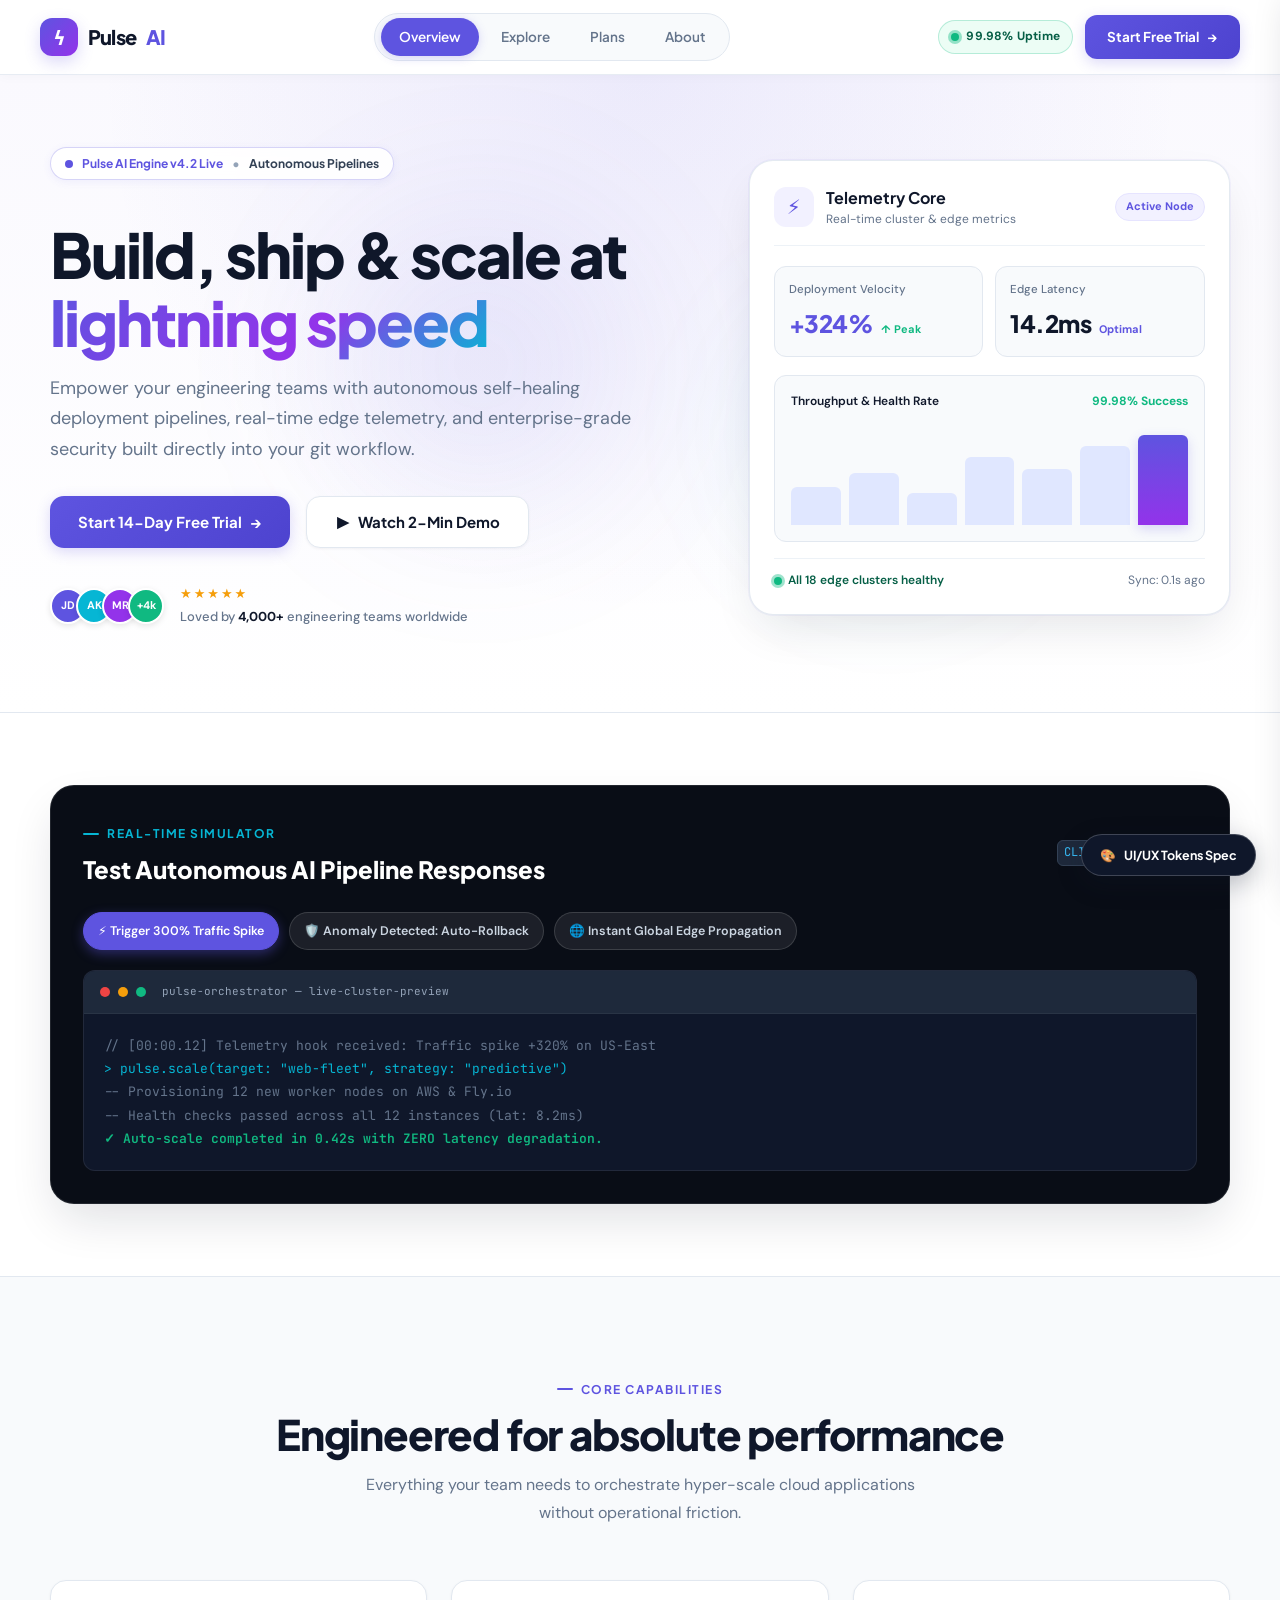
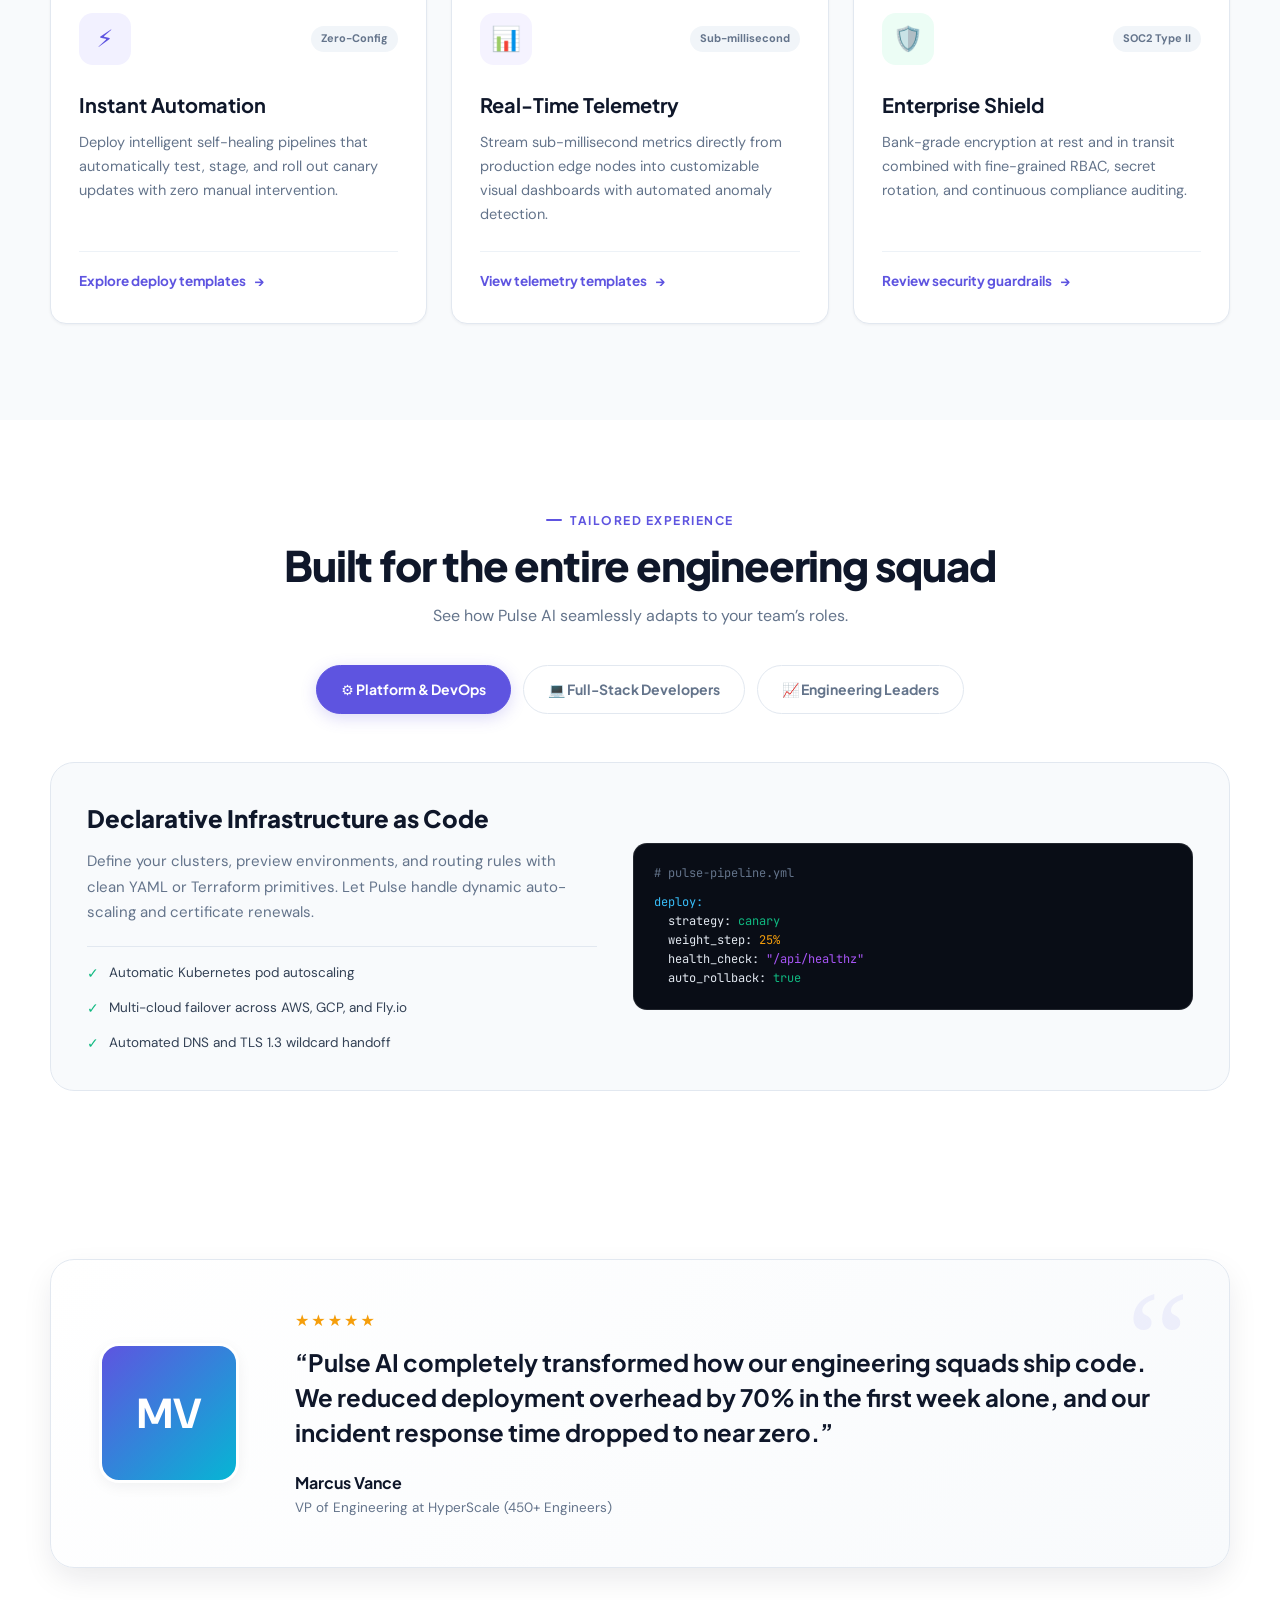
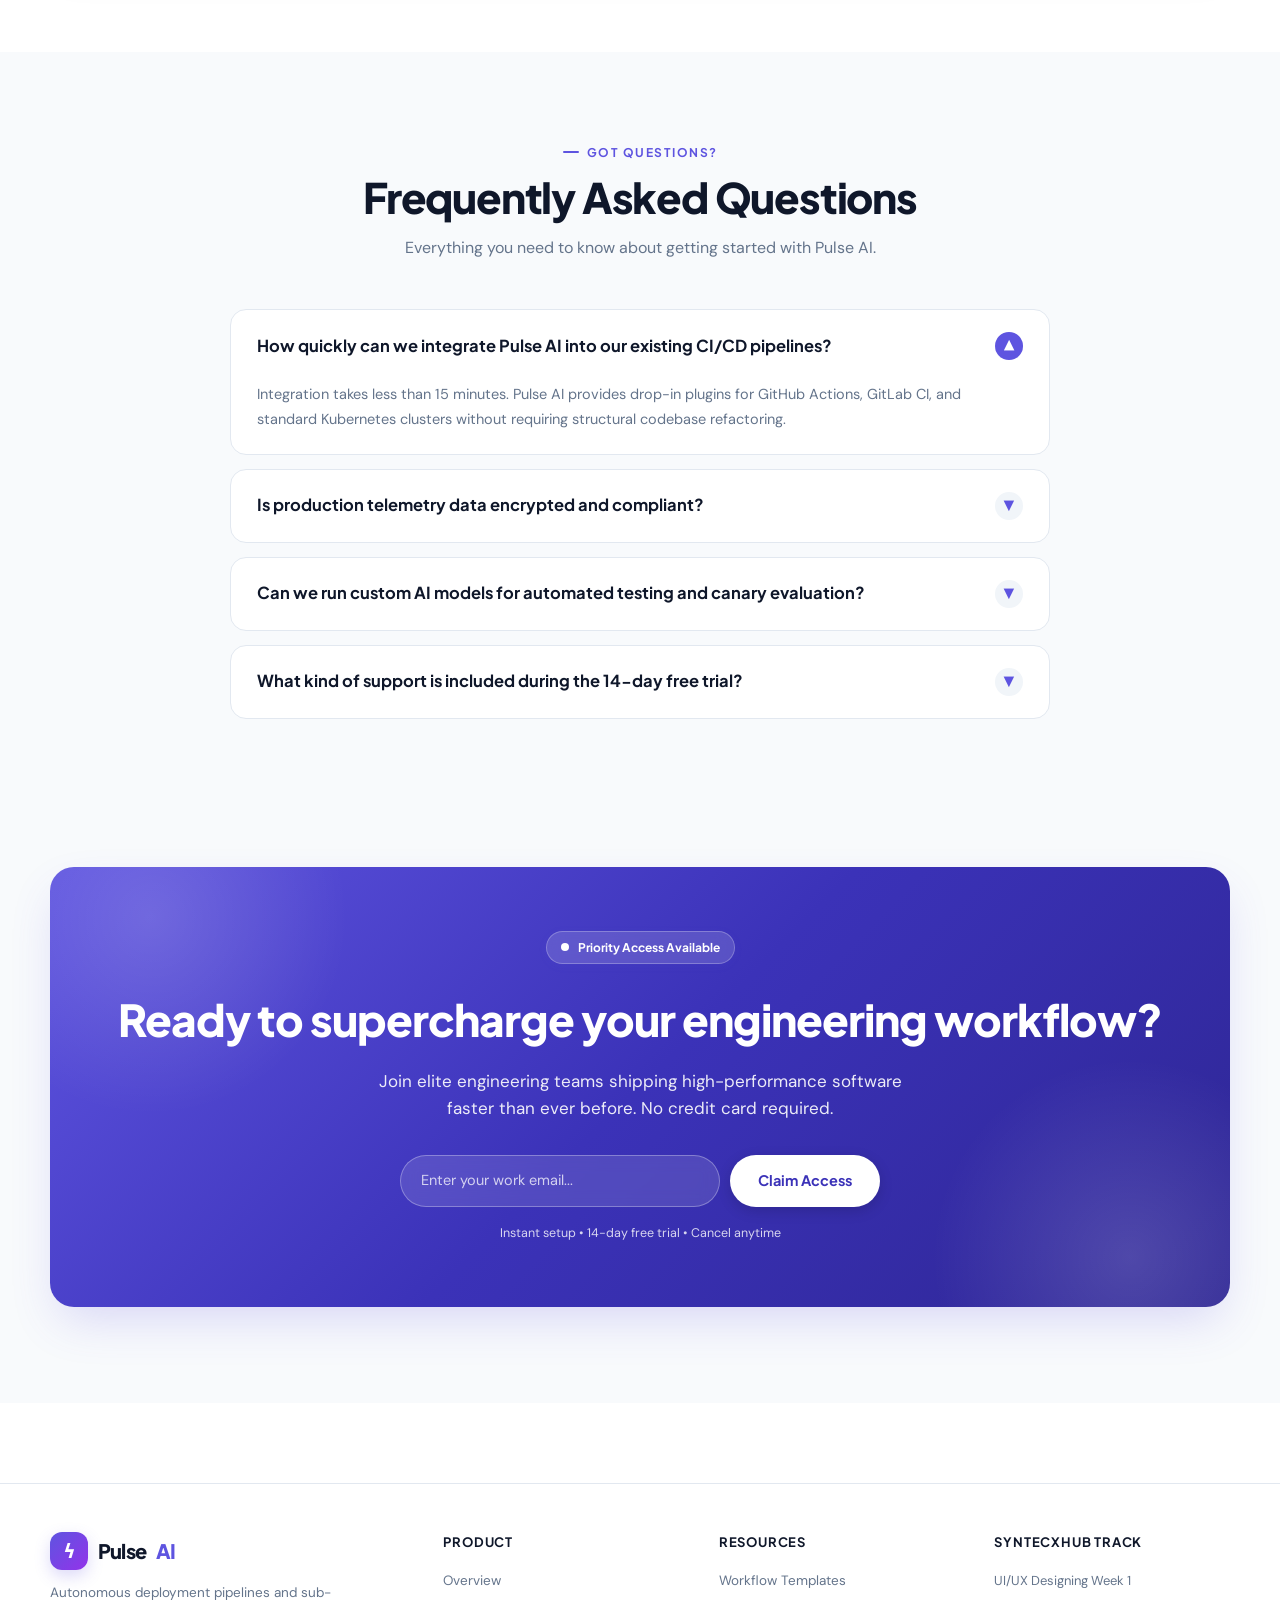
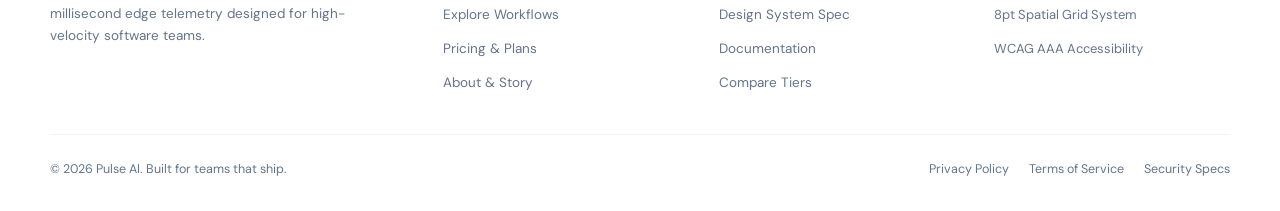
<file: int_project1/index.html>
<!DOCTYPE html>
<html lang="en">
<head>
  <meta charset="utf-8" />
  <meta name="viewport" content="width=device-width, initial-scale=1.0" />
  <title>Pulse AI — Autonomous Deployment & Real-Time Telemetry Platform</title>
  <meta name="description" content="Empower engineering teams with autonomous deployment pipelines, edge telemetry, and enterprise-grade security." />
  
  <!-- Google Fonts: Plus Jakarta Sans, DM Sans & JetBrains Mono -->
  <link rel="preconnect" href="https://fonts.googleapis.com" />
  <link rel="preconnect" href="https://fonts.gstatic.com" crossorigin />
  <link href="https://fonts.googleapis.com/css2?family=DM+Sans:ital,opsz,wght@0,9..40,400..700;1,9..40,400..700&family=JetBrains+Mono:wght@400;500;600&family=Plus+Jakarta+Sans:wght@400;500;600;700;800&display=swap" rel="stylesheet" />
  
  <!-- Unified Design System Stylesheet -->
  <link rel="stylesheet" href="pages.css" />
  
  <!-- Interactive Script -->
  <script src="pages.js" defer></script>
</head>
<body>

  <!-- ====================================================================== -->
  <!-- 1. STICKY UNIFIED HEADER & NAVIGATION                                   -->
  <!-- ====================================================================== -->
  <header class="site-header">
    <div class="nav-shell">
      <!-- Brand Logo -->
      <a class="brand" href="index.html" aria-label="Pulse AI Home">
        <span class="brand-mark" aria-hidden="true">ϟ</span>
        Pulse<em>AI</em>
      </a>

      <!-- Navigation Pill Links -->
      <nav class="site-nav" id="mainNav" aria-label="Main Navigation">
        <a href="index.html" aria-current="page">Overview</a>
        <a href="explore.html">Explore</a>
        <a href="plans.html">Plans</a>
        <a href="about.html">About</a>
      </nav>

      <!-- Right Actions: Status & Primary CTA -->
      <div class="nav-actions">
        <div class="nav-status">
          <span class="status-dot"></span>
          <span>99.98% Uptime</span>
        </div>
        <button class="nav-cta open-onboarding-btn" data-plan="Free Trial">
          Start Free Trial <span aria-hidden="true">→</span>
        </button>
        <button class="menu-toggle" type="button" aria-label="Toggle navigation" aria-expanded="false" aria-controls="mainNav">
          ☰
        </button>
      </div>
    </div>
  </header>

  <main>
    <!-- ==================================================================== -->
    <!-- 2. HERO SECTION WITH TELEMETRY DASHBOARD                             -->
    <!-- ==================================================================== -->
    <section class="hero-wrap">
      <!-- Ambient Glow Orbs -->
      <div class="hero-glow-1"></div>
      <div class="hero-glow-2"></div>

      <div class="wrap hero-grid">
        <!-- Hero Left: Copy & Actions -->
        <div>
          <!-- Live Announcement Badge -->
          <div class="hero-badge">
            <span class="badge-ping"></span>
            <span>Pulse AI Engine v4.2 Live</span>
            <span style="color: var(--muted-light)">•</span>
            <span style="color: var(--ink-secondary)">Autonomous Pipelines</span>
          </div>

          <!-- Hero Headline with Mathematical Hierarchy -->
          <h1 class="page-heading">
            Build, ship &amp; scale at <span>lightning speed</span>
          </h1>

          <p class="lede">
            Empower your engineering teams with autonomous self-healing deployment pipelines, real-time edge telemetry, and enterprise-grade security built directly into your git workflow.
          </p>

          <!-- Interactive CTAs -->
          <div class="hero-actions">
            <button class="button lg open-onboarding-btn" data-plan="Free Trial">
              <span>Start 14-Day Free Trial</span>
              <span aria-hidden="true">→</span>
            </button>
            <button class="button lg secondary open-demo-btn" id="openDemoBtn">
              <span style="font-size: 16px;">▶</span>
              <span>Watch 2-Min Demo</span>
            </button>
          </div>

          <!-- Social Proof & Team Trust -->
          <div class="hero-proof">
            <div class="avatar-stack">
              <span class="avatar-fallback" style="background:#5e54e0;">JD</span>
              <span class="avatar-fallback" style="background:#06b6d4;">AK</span>
              <span class="avatar-fallback" style="background:#9333ea;">MR</span>
              <span class="avatar-fallback" style="background:#10b981;">+4k</span>
            </div>
            <div class="proof-meta">
              <div class="proof-stars">★★★★★</div>
              <div class="proof-text">Loved by <strong>4,000+</strong> engineering teams worldwide</div>
            </div>
          </div>
        </div>

        <!-- Hero Right: Interactive Telemetry Core Card -->
        <div>
          <div class="telemetry-card">
            <!-- Card Header -->
            <div class="card-topbar">
              <div class="card-title-group">
                <div class="card-icon">⚡</div>
                <div>
                  <h3>Telemetry Core</h3>
                  <p>Real-time cluster & edge metrics</p>
                </div>
              </div>
              <span class="badge-node">Active Node</span>
            </div>

            <!-- Key Metric Counters -->
            <div class="metric-row">
              <div class="metric-tile">
                <span class="label">Deployment Velocity</span>
                <div class="val-group">
                  <span class="val primary">+324%</span>
                  <span class="tag">↑ Peak</span>
                </div>
              </div>
              <div class="metric-tile">
                <span class="label">Edge Latency</span>
                <div class="val-group">
                  <span class="val">14.2ms</span>
                  <span class="tag" style="color:var(--primary);">Optimal</span>
                </div>
              </div>
            </div>

            <!-- Interactive Sparkline / Bar Chart -->
            <div class="chart-container">
              <div class="chart-header">
                <strong>Throughput &amp; Health Rate</strong>
                <span id="liveThroughputDisplay">99.98% Success</span>
              </div>
              <div class="bars-track">
                <div class="bar-col" style="height: 42%;" data-val="12,400"><div class="tooltip">12.4k req/s</div></div>
                <div class="bar-col" style="height: 58%;" data-val="18,100"><div class="tooltip">18.1k req/s</div></div>
                <div class="bar-col" style="height: 36%;" data-val="9,800"><div class="tooltip">9.8k req/s</div></div>
                <div class="bar-col" style="height: 76%;" data-val="24,600"><div class="tooltip">24.6k req/s</div></div>
                <div class="bar-col" style="height: 62%;" data-val="19,500"><div class="tooltip">19.5k req/s</div></div>
                <div class="bar-col" style="height: 88%;" data-val="28,200"><div class="tooltip">28.2k req/s</div></div>
                <div class="bar-col peak" style="height: 100%;" data-val="32,450"><div class="tooltip">32.4k req/s</div></div>
              </div>
            </div>

            <!-- Live Status Indicator -->
            <div class="card-footer">
              <span class="status">
                <span class="status-dot"></span> All 18 edge clusters healthy
              </span>
              <span>Sync: 0.1s ago</span>
            </div>
          </div>
        </div>
      </div>
    </section>

    <!-- ==================================================================== -->
    <!-- 3. INTERACTIVE AI AUTOMATION PLAYGROUND / SIMULATOR                  -->
    <!-- ==================================================================== -->
    <section class="simulator-section">
      <div class="wrap">
        <div class="simulator-box">
          <div class="simulator-header">
            <div>
              <span class="eyebrow" style="color:var(--accent-cyan);">Real-Time Simulator</span>
              <h2 style="font-family:var(--font-display); font-size:24px; font-weight:800; margin-top:6px; color:#ffffff;">
                Test Autonomous AI Pipeline Responses
              </h2>
            </div>
            <span class="code-token" style="background:#1e293b; color:#38bdf8; border-color:#334155;">
              CLI v4.2.0 • Ready
            </span>
          </div>

          <!-- Prompt Preset Chips -->
          <div class="simulator-prompt-chips">
            <button class="prompt-chip active" data-action="autoscale">
              ⚡ Trigger 300% Traffic Spike
            </button>
            <button class="prompt-chip" data-action="rollback">
              🛡️ Anomaly Detected: Auto-Rollback
            </button>
            <button class="prompt-chip" data-action="edge">
              🌐 Instant Global Edge Propagation
            </button>
          </div>

          <!-- Terminal Output -->
          <div class="terminal-window">
            <div class="terminal-chrome">
              <span class="term-dot red"></span>
              <span class="term-dot yellow"></span>
              <span class="term-dot green"></span>
              <span style="margin-left: 8px;">pulse-orchestrator — live-cluster-preview</span>
            </div>
            <div class="terminal-body" id="simulatorTerminalLog">
              <span class="term-dim">// [00:00.12] Telemetry hook received: Traffic spike +320% on US-East</span><br>
              <span class="term-cyan">&gt; pulse.scale(target: "web-fleet", strategy: "predictive")</span><br>
              <span class="term-dim">-- Provisioning 12 new worker nodes on AWS &amp; Fly.io</span><br>
              <span class="term-dim">-- Health checks passed across all 12 instances (lat: 8.2ms)</span><br>
              <span class="term-green">✓ Auto-scale completed in 0.42s with ZERO latency degradation.</span>
            </div>
          </div>
        </div>
      </div>
    </section>

    <!-- ==================================================================== -->
    <!-- 4. CORE CAPABILITIES (3-COLUMN FEATURE GRID)                         -->
    <!-- ==================================================================== -->
    <section class="features-section">
      <div class="wrap">
        <div style="text-align: center; max-w: 640px; margin: 0 auto;">
          <span class="eyebrow">Core Capabilities</span>
          <h2 class="section-title" style="margin-top: 10px;">Engineered for absolute performance</h2>
          <p class="section-copy" style="max-width: 580px; margin: 12px auto 0;">
            Everything your team needs to orchestrate hyper-scale cloud applications without operational friction.
          </p>
        </div>

        <div class="features-grid">
          <!-- Feature 1: Instant Automation -->
          <article class="feature-card">
            <div>
              <div class="feature-top">
                <div class="feature-icon-wrap">⚡</div>
                <span class="feature-tag">Zero-Config</span>
              </div>
              <h3>Instant Automation</h3>
              <p>Deploy intelligent self-healing pipelines that automatically test, stage, and roll out canary updates with zero manual intervention.</p>
            </div>
            <a class="feature-link" href="explore.html">
              <span>Explore deploy templates</span>
              <span aria-hidden="true">→</span>
            </a>
          </article>

          <!-- Feature 2: Real-time Telemetry -->
          <article class="feature-card">
            <div>
              <div class="feature-top">
                <div class="feature-icon-wrap" style="color:var(--accent-purple); background:#f5f3ff;">📊</div>
                <span class="feature-tag">Sub-millisecond</span>
              </div>
              <h3>Real-Time Telemetry</h3>
              <p>Stream sub-millisecond metrics directly from production edge nodes into customizable visual dashboards with automated anomaly detection.</p>
            </div>
            <a class="feature-link" href="explore.html">
              <span>View telemetry templates</span>
              <span aria-hidden="true">→</span>
            </a>
          </article>

          <!-- Feature 3: Enterprise Shield -->
          <article class="feature-card">
            <div>
              <div class="feature-top">
                <div class="feature-icon-wrap" style="color:var(--accent-emerald); background:#ecfdf5;">🛡️</div>
                <span class="feature-tag">SOC2 Type II</span>
              </div>
              <h3>Enterprise Shield</h3>
              <p>Bank-grade encryption at rest and in transit combined with fine-grained RBAC, secret rotation, and continuous compliance auditing.</p>
            </div>
            <a class="feature-link" href="explore.html">
              <span>Review security guardrails</span>
              <span aria-hidden="true">→</span>
            </a>
          </article>
        </div>
      </div>
    </section>

    <!-- ==================================================================== -->
    <!-- 5. INTERACTIVE PERSONA / WORKFLOW SHOWCASE                           -->
    <!-- ==================================================================== -->
    <section class="persona-section">
      <div class="wrap">
        <div style="text-align: center;">
          <span class="eyebrow">Tailored Experience</span>
          <h2 class="section-title" style="margin-top: 10px;">Built for the entire engineering squad</h2>
          <p class="section-copy" style="max-width: 580px; margin: 12px auto 0;">
            See how Pulse AI seamlessly adapts to your team’s roles.
          </p>
        </div>

        <!-- Persona Tabs Buttons -->
        <div class="persona-tabs-nav">
          <button class="persona-tab-btn active" data-persona="devops">
            <span>⚙️ Platform &amp; DevOps</span>
          </button>
          <button class="persona-tab-btn" data-persona="developers">
            <span>💻 Full-Stack Developers</span>
          </button>
          <button class="persona-tab-btn" data-persona="leaders">
            <span>📈 Engineering Leaders</span>
          </button>
        </div>

        <!-- Persona Tab 1: DevOps -->
        <div class="persona-tab-content active" id="persona-devops">
          <div>
            <h3 style="font-family:var(--font-display); font-size:24px; font-weight:800; margin-bottom:12px;">
              Declarative Infrastructure as Code
            </h3>
            <p style="color:var(--muted); font-size:15px; line-height:1.7; margin-bottom:20px;">
              Define your clusters, preview environments, and routing rules with clean YAML or Terraform primitives. Let Pulse handle dynamic auto-scaling and certificate renewals.
            </p>
            <ul class="feature-list" style="margin-top:0; padding-top:16px;">
              <li>Automatic Kubernetes pod autoscaling</li>
              <li>Multi-cloud failover across AWS, GCP, and Fly.io</li>
              <li>Automated DNS and TLS 1.3 wildcard handoff</li>
            </ul>
          </div>
          <div style="background:#090d16; border-radius:14px; padding:20px; font-family:var(--font-mono); font-size:12px; color:#cbd5e1; border:1px solid rgba(255,255,255,0.1);">
            <div style="color:#64748b; margin-bottom:10px;"># pulse-pipeline.yml</div>
            <div style="color:#38bdf8;">deploy:</div>
            <div style="padding-left:14px; color:#e2e8f0;">strategy: <span style="color:#10b981;">canary</span></div>
            <div style="padding-left:14px; color:#e2e8f0;">weight_step: <span style="color:#f59e0b;">25%</span></div>
            <div style="padding-left:14px; color:#e2e8f0;">health_check: <span style="color:#a855f7;">"/api/healthz"</span></div>
            <div style="padding-left:14px; color:#e2e8f0;">auto_rollback: <span style="color:#10b981;">true</span></div>
          </div>
        </div>

        <!-- Persona Tab 2: Full-Stack Developers -->
        <div class="persona-tab-content" id="persona-developers">
          <div>
            <h3 style="font-family:var(--font-display); font-size:24px; font-weight:800; margin-bottom:12px;">
              Ship from Git in Under 10 Seconds
            </h3>
            <p style="color:var(--muted); font-size:15px; line-height:1.7; margin-bottom:20px;">
              Push code to any branch and get a production-ready preview URL with database branch replication and instant log streaming directly in your terminal.
            </p>
            <ul class="feature-list" style="margin-top:0; padding-top:16px;">
              <li>Automated branch preview deployments</li>
              <li>Instant cache invalidation worldwide</li>
              <li>Real-time telemetry and error tracing</li>
            </ul>
          </div>
          <div style="background:#090d16; border-radius:14px; padding:20px; font-family:var(--font-mono); font-size:12px; color:#cbd5e1; border:1px solid rgba(255,255,255,0.1);">
            <div style="color:#64748b; margin-bottom:10px;">$ git push origin feature/checkout</div>
            <div style="color:#10b981;">✓ Built bundle in 2.1s (Next.js 15)</div>
            <div style="color:#38bdf8;">→ Preview ready: https://pr-42.pulse.app</div>
            <div style="color:#cbd5e1; margin-top:10px;">Latency: 11ms • Global edge active</div>
          </div>
        </div>

        <!-- Persona Tab 3: Leaders -->
        <div class="persona-tab-content" id="persona-leaders">
          <div>
            <h3 style="font-family:var(--font-display); font-size:24px; font-weight:800; margin-bottom:12px;">
              Total Visibility, SLA Guarantees &amp; Compliance
            </h3>
            <p style="color:var(--muted); font-size:15px; line-height:1.7; margin-bottom:20px;">
              Monitor developer velocity, Dora metrics, and cloud spend in real-time. Keep every engineering squad compliant with built-in SOC 2 Type II audit logs.
            </p>
            <ul class="feature-list" style="margin-top:0; padding-top:16px;">
              <li>Live DORA metrics dashboard (MTTR, Lead Time)</li>
              <li>Cost optimization recommendations with 1-click apply</li>
              <li>Automated audit-ready compliance reports</li>
            </ul>
          </div>
          <div style="background:#090d16; border-radius:14px; padding:20px; font-family:var(--font-mono); font-size:12px; color:#cbd5e1; border:1px solid rgba(255,255,255,0.1);">
            <div style="color:#64748b; margin-bottom:10px;">// Executive Squad Metrics</div>
            <div style="color:#10b981;">Deployment Frequency: 18.4 / day (High)</div>
            <div style="color:#38bdf8;">Change Failure Rate: 0.12% (Elite)</div>
            <div style="color:#f59e0b;">Monthly Cloud Savings: $4,280.00</div>
          </div>
        </div>
      </div>
    </section>

    <!-- ==================================================================== -->
    <!-- 6. CUSTOMER TESTIMONIAL SECTION                                      -->
    <!-- ==================================================================== -->
    <section class="testimonial-section">
      <div class="wrap">
        <div class="testimonial-card-lg">
          <div class="testimonial-avatar" style="background: linear-gradient(135deg, #5e54e0, #06b6d4); display: grid; place-items: center; color: white; font-size: 42px; font-weight: 800;">
            MV
          </div>
          <div>
            <div style="color:#f59e0b; font-size:16px; margin-bottom:12px; letter-spacing:2px;">
              ★★★★★
            </div>
            <p class="testimonial-quote">
              “Pulse AI completely transformed how our engineering squads ship code. We reduced deployment overhead by 70% in the first week alone, and our incident response time dropped to near zero.”
            </p>
            <div class="testimonial-author">
              <strong>Marcus Vance</strong>
              <span>VP of Engineering at HyperScale (450+ Engineers)</span>
            </div>
          </div>
        </div>
      </div>
    </section>

    <!-- ==================================================================== -->
    <!-- 7. FREQUENTLY ASKED QUESTIONS (ACCORDION)                            -->
    <!-- ==================================================================== -->
    <section class="faq-section">
      <div class="wrap">
        <div style="text-align: center;">
          <span class="eyebrow">Got Questions?</span>
          <h2 class="section-title" style="margin-top: 10px;">Frequently Asked Questions</h2>
          <p class="section-copy" style="max-width: 580px; margin: 12px auto 0;">
            Everything you need to know about getting started with Pulse AI.
          </p>
        </div>

        <div class="faq-list">
          <!-- FAQ 1 -->
          <div class="faq-item open">
            <button class="faq-question" type="button" aria-expanded="true">
              <span>How quickly can we integrate Pulse AI into our existing CI/CD pipelines?</span>
              <span class="faq-icon">▼</span>
            </button>
            <div class="faq-answer">
              Integration takes less than 15 minutes. Pulse AI provides drop-in plugins for GitHub Actions, GitLab CI, and standard Kubernetes clusters without requiring structural codebase refactoring.
            </div>
          </div>

          <!-- FAQ 2 -->
          <div class="faq-item">
            <button class="faq-question" type="button" aria-expanded="false">
              <span>Is production telemetry data encrypted and compliant?</span>
              <span class="faq-icon">▼</span>
            </button>
            <div class="faq-answer">
              Yes. We adhere strictly to SOC 2 Type II, GDPR, and HIPAA standards. All telemetry streams are encrypted in transit with TLS 1.3 and at rest with AES-256 with custom enterprise key management options.
            </div>
          </div>

          <!-- FAQ 3 -->
          <div class="faq-item">
            <button class="faq-question" type="button" aria-expanded="false">
              <span>Can we run custom AI models for automated testing and canary evaluation?</span>
              <span class="faq-icon">▼</span>
            </button>
            <div class="faq-answer">
              Absolutely. Enterprise tiers allow you to plug in fine-tuned LLMs or custom heuristic engines to run specialized regression checks and intelligent anomaly detection tailored to your proprietary stack.
            </div>
          </div>

          <!-- FAQ 4 -->
          <div class="faq-item">
            <button class="faq-question" type="button" aria-expanded="false">
              <span>What kind of support is included during the 14-day free trial?</span>
              <span class="faq-icon">▼</span>
            </button>
            <div class="faq-answer">
              All trial users receive full access to 24/7 priority chat support with senior solutions architects, interactive onboarding workflows, and guided architectural walkthroughs.
            </div>
          </div>
        </div>
      </div>
    </section>

    <!-- ==================================================================== -->
    <!-- 8. CONVERSION NEWSLETTER BANNER                                      -->
    <!-- ==================================================================== -->
    <section class="cta-banner-section">
      <div class="wrap">
        <div class="cta-banner">
          <div class="cta-banner-glow top-left"></div>
          <div class="cta-banner-glow bottom-right"></div>

          <div class="hero-badge" style="background:rgba(255,255,255,0.15); color:#ffffff; border-color:rgba(255,255,255,0.25); margin-bottom:20px;">
            <span class="badge-ping" style="background:#ffffff;"></span>
            <span>Priority Access Available</span>
          </div>

          <h2 style="font-family:var(--font-display); font-size:clamp(30px, 4vw, 44px); font-weight:800; letter-spacing:-1px; margin-bottom:14px;">
            Ready to supercharge your engineering workflow?
          </h2>

          <p style="font-size:17px; opacity:0.9; max-width:540px; margin:0 auto;">
            Join elite engineering teams shipping high-performance software faster than ever before. No credit card required.
          </p>

          <form class="cta-form" id="newsletterForm">
            <input class="cta-input" id="newsletterEmail" type="email" placeholder="Enter your work email..." required aria-label="Work Email" />
            <button class="cta-banner-btn" type="submit">
              Claim Access
            </button>
          </form>

          <span style="font-size:12.5px; opacity:0.8; display:block;">
            Instant setup • 14-day free trial • Cancel anytime
          </span>
        </div>
      </div>
    </section>
  </main>

  <!-- ====================================================================== -->
  <!-- 9. GLOBAL UNIFIED FOOTER                                               -->
  <!-- ====================================================================== -->
  <footer class="site-footer">
    <div class="wrap">
      <div class="footer-top">
        <div class="footer-brand">
          <a class="brand" href="index.html">
            <span class="brand-mark" aria-hidden="true">ϟ</span>
            Pulse<em>AI</em>
          </a>
          <p>
            Autonomous deployment pipelines and sub-millisecond edge telemetry designed for high-velocity software teams.
          </p>
        </div>
        <div class="footer-col">
          <h4>Product</h4>
          <ul>
            <li><a href="index.html">Overview</a></li>
            <li><a href="explore.html">Explore Workflows</a></li>
            <li><a href="plans.html">Pricing &amp; Plans</a></li>
            <li><a href="about.html">About &amp; Story</a></li>
          </ul>
        </div>
        <div class="footer-col">
          <h4>Resources</h4>
          <ul>
            <li><a href="explore.html">Workflow Templates</a></li>
            <li><a href="DESIGN_SYSTEM.md">Design System Spec</a></li>
            <li><a href="README.md">Documentation</a></li>
            <li><a href="plans.html#pricing">Compare Tiers</a></li>
          </ul>
        </div>
        <div class="footer-col">
          <h4>Syntecxhub Track</h4>
          <ul>
            <li><span style="color:var(--muted); font-size:13px;">UI/UX Designing Week 1</span></li>
            <li><span style="color:var(--muted); font-size:13px;">8pt Spatial Grid System</span></li>
            <li><span style="color:var(--muted); font-size:13px;">WCAG AAA Accessibility</span></li>
          </ul>
        </div>
      </div>

      <div class="footer-bottom">
        <div>© 2026 Pulse AI. Built for teams that ship.</div>
        <div style="display:flex; gap:20px;">
          <a href="about.html">Privacy Policy</a>
          <a href="about.html">Terms of Service</a>
          <a href="explore.html">Security Specs</a>
        </div>
      </div>
    </div>
  </footer>

  <!-- ====================================================================== -->
  <!-- 10. FLOATING DESIGN TOKENS SPEC BUTTON & DRAWER                        -->
  <!-- ====================================================================== -->
  <button class="floating-tokens-btn" id="openTokensBtn" aria-label="Open Design System Tokens">
    <span>🎨</span>
    <span>UI/UX Tokens Spec</span>
  </button>

  <aside class="tokens-drawer" id="designTokensDrawer" aria-label="Design System Inspector">
    <div class="tokens-drawer-header">
      <div>
        <h3>Design System Spec</h3>
        <p style="font-size:12px; color:var(--muted);">Click any color token to copy hex code</p>
      </div>
      <button class="modal-close-btn" id="closeTokensBtn" aria-label="Close Tokens Drawer">✕</button>
    </div>

    <h4 style="font-size:13px; font-weight:700; text-transform:uppercase; color:var(--primary); margin-bottom:12px;">
      Color Tokens (WCAG AAA)
    </h4>
    <div class="token-swatches">
      <div class="token-swatch" data-token-value="#5E54E0">
        <div class="swatch-color" style="background:#5E54E0;"></div>
        <div class="swatch-info">
          <strong>Primary Indigo</strong>
          <span>#5E54E0</span>
        </div>
      </div>
      <div class="token-swatch" data-token-value="#06B6D4">
        <div class="swatch-color" style="background:#06B6D4;"></div>
        <div class="swatch-info">
          <strong>Accent Cyan</strong>
          <span>#06B6D4</span>
        </div>
      </div>
      <div class="token-swatch" data-token-value="#9333EA">
        <div class="swatch-color" style="background:#9333EA;"></div>
        <div class="swatch-info">
          <strong>Vibrant Purple</strong>
          <span>#9333EA</span>
        </div>
      </div>
      <div class="token-swatch" data-token-value="#10B981">
        <div class="swatch-color" style="background:#10B981;"></div>
        <div class="swatch-info">
          <strong>Emerald Success</strong>
          <span>#10B981</span>
        </div>
      </div>
      <div class="token-swatch" data-token-value="#0F172A">
        <div class="swatch-color" style="background:#0F172A;"></div>
        <div class="swatch-info">
          <strong>Deep Slate Ink</strong>
          <span>#0F172A</span>
        </div>
      </div>
      <div class="token-swatch" data-token-value="#F8FAFC">
        <div class="swatch-color" style="background:#F8FAFC;"></div>
        <div class="swatch-info">
          <strong>Canvas Wash</strong>
          <span>#F8FAFC</span>
        </div>
      </div>
    </div>

    <h4 style="font-size:13px; font-weight:700; text-transform:uppercase; color:var(--primary); margin:24px 0 12px;">
      8-Point Spatial Grid
    </h4>
    <div style="font-family:var(--font-mono); font-size:12px; display:grid; gap:8px; background:var(--wash); padding:16px; border-radius:12px; border:1px solid var(--line);">
      <div>--space-1: 8px (Micro spacing)</div>
      <div>--space-2: 16px (Card inner padding)</div>
      <div>--space-3: 24px (Grid column gaps)</div>
      <div>--space-4: 32px (Container margins)</div>
      <div>--space-6: 48px (Section sub-breaks)</div>
      <div>--space-8: 64px (Major vertical flow)</div>
    </div>

    <h4 style="font-size:13px; font-weight:700; text-transform:uppercase; color:var(--primary); margin:24px 0 12px;">
      Typography Hierarchy
    </h4>
    <div style="font-size:12.5px; display:grid; gap:8px;">
      <div><strong>Display Hero:</strong> 62px / Plus Jakarta Sans</div>
      <div><strong>Section Title:</strong> 42px / Plus Jakarta Sans</div>
      <div><strong>Card Title:</strong> 20px / Plus Jakarta Sans</div>
      <div><strong>Body Copy:</strong> 15px / DM Sans (Line: 1.6)</div>
      <div><strong>Code &amp; Tokens:</strong> 12px / JetBrains Mono</div>
    </div>
  </aside>

  <!-- ====================================================================== -->
  <!-- 11. INTERACTIVE MULTI-STEP ONBOARDING MODAL & CONFETTI                -->
  <!-- ====================================================================== -->
  <div class="modal-backdrop" id="onboardingModal" role="dialog" aria-modal="true" aria-labelledby="modalStepIndicator">
    <div class="modal-card">
      <div id="confettiContainer"></div>
      <button class="modal-close-btn close-modal-btn" aria-label="Close Modal">✕</button>
      <div class="step-indicator-bar" id="modalStepIndicator">Step 1 of 3: Choose Workspace Scope</div>

      <!-- Step 1: Choose Workspace -->
      <div id="modalStep1">
        <h3 style="font-family:var(--font-display); font-size:22px; font-weight:800; margin-bottom:8px;">
          Set up your Pulse workspace
        </h3>
        <p style="color:var(--muted); font-size:13.5px; margin-bottom:20px;">
          Select your deployment architecture scale. You can adjust this anytime.
        </p>

        <div class="workspace-options">
          <button class="workspace-opt-btn selected" data-workspace="Solo Developer">
            <div class="workspace-icon">👤</div>
            <div>
              <strong style="display:block; font-size:14px; color:var(--ink);">Solo Developer</strong>
              <span style="font-size:12px; color:var(--muted);">For personal projects and prototype edge deployments.</span>
            </div>
          </button>
          <button class="workspace-opt-btn" data-workspace="Growth Squad">
            <div class="workspace-icon">👥</div>
            <div>
              <strong style="display:block; font-size:14px; color:var(--ink);">Growth Engineering Squad</strong>
              <span style="font-size:12px; color:var(--muted);">For teams of up to 25 with preview environments &amp; alerts.</span>
            </div>
          </button>
          <button class="workspace-opt-btn" data-workspace="Enterprise Fleet">
            <div class="workspace-icon">🏢</div>
            <div>
              <strong style="display:block; font-size:14px; color:var(--ink);">Enterprise Scale</strong>
              <span style="font-size:12px; color:var(--muted);">Unlimited clusters, SOC2 Type II, and multi-region SLA.</span>
            </div>
          </button>
        </div>
      </div>

      <!-- Step 2: Configure Workspace -->
      <div id="modalStep2" style="display:none;">
        <h3 style="font-family:var(--font-display); font-size:22px; font-weight:800; margin-bottom:8px;">
          Configure your team cluster
        </h3>
        <p style="color:var(--muted); font-size:13.5px; margin-bottom:20px;">
          Enter your team name and preferred cloud provider.
        </p>
        <form id="onboardingStep2Form">
          <label style="display:block; font-size:12.5px; font-weight:700; margin-bottom:6px; color:var(--ink);" for="onboardingNameInput">
            Team / Company Name
          </label>
          <input class="modal-input" id="onboardingNameInput" type="text" placeholder="e.g. Acme Engineering" required />

          <label style="display:block; font-size:12.5px; font-weight:700; margin-bottom:6px; color:var(--ink);" for="cloudProviderSelect">
            Primary Cloud Provider
          </label>
          <select class="modal-input" id="cloudProviderSelect" style="background:#ffffff;">
            <option>Amazon Web Services (AWS EKS)</option>
            <option>Google Cloud Platform (GKE)</option>
            <option>Microsoft Azure (AKS)</option>
            <option>Cloudflare &amp; Edge Workers</option>
          </select>

          <div style="display:flex; justify-content:space-between; align-items:center; margin-top:20px;">
            <button class="button secondary" type="button" id="backToStep1Btn">← Back</button>
            <button class="button" type="submit">Activate Workspace 🚀</button>
          </div>
        </form>
      </div>

      <!-- Step 3: Celebration State -->
      <div id="modalStep3" style="display:none; text-align:center; padding:12px 0;">
        <div style="font-size:54px; margin-bottom:12px;">🎉</div>
        <h3 style="font-family:var(--font-display); font-size:24px; font-weight:800; margin-bottom:8px;">
          Welcome aboard, <span id="welcomeUserName">Engineer</span>!
        </h3>
        <p style="color:var(--muted); font-size:14px; max-width:400px; margin:0 auto 20px;">
          Your autonomous edge workspace has been provisioned and is ready to accept telemetry streams.
        </p>
        <div style="background:var(--wash); border:1px solid var(--line); border-radius:12px; padding:16px; margin-bottom:24px; font-family:var(--font-mono); font-size:12px; text-align:left;">
          <div style="color:var(--muted); margin-bottom:4px;"># Workspace ID:</div>
          <div style="color:var(--primary); font-weight:700;">pls_ws_99x412_prod</div>
          <div style="color:var(--muted); margin-top:10px; margin-bottom:4px;"># CLI Quickstart:</div>
          <div style="color:var(--ink);">$ npx pulse-cli connect --token=pls_ws_99x412</div>
        </div>
        <button class="button close-modal-btn" style="width:100%;">
          Enter Pulse Dashboard →
        </button>
      </div>
    </div>
  </div>

  <!-- ====================================================================== -->
  <!-- 12. INTERACTIVE VIDEO DEMO MODAL                                      -->
  <!-- ====================================================================== -->
  <div class="modal-backdrop" id="demoModal" role="dialog" aria-modal="true">
    <div class="demo-modal-card">
      <div class="demo-player-top">
        <span>Pulse AI Platform Walkthrough (2:14)</span>
        <button class="close-demo-btn" style="color:#ffffff; font-size:18px; cursor:pointer;">✕</button>
      </div>
      <div class="demo-screen">
        <button class="play-pulse-btn" id="playPulseBtn" aria-label="Play Demo">▶</button>
        <h3 style="color:#ffffff; font-family:var(--font-display); font-size:20px; font-weight:700; margin-bottom:6px;">
          Interactive Platform Demo
        </h3>
        <p style="color:#94a3b8; font-size:13.5px; max-width:420px;" id="demoStatusText">
          Click play to simulate live multi-region deployment and autonomous self-healing telemetry.
        </p>
      </div>
    </div>
  </div>

  <!-- ====================================================================== -->
  <!-- 13. TOAST NOTIFICATION                                                 -->
  <!-- ====================================================================== -->
  <div class="toast-notice" id="toastNotification" role="alert" aria-live="polite">
    <span id="toastMessage">Notification message</span>
  </div>

</body>
</html>
</file>
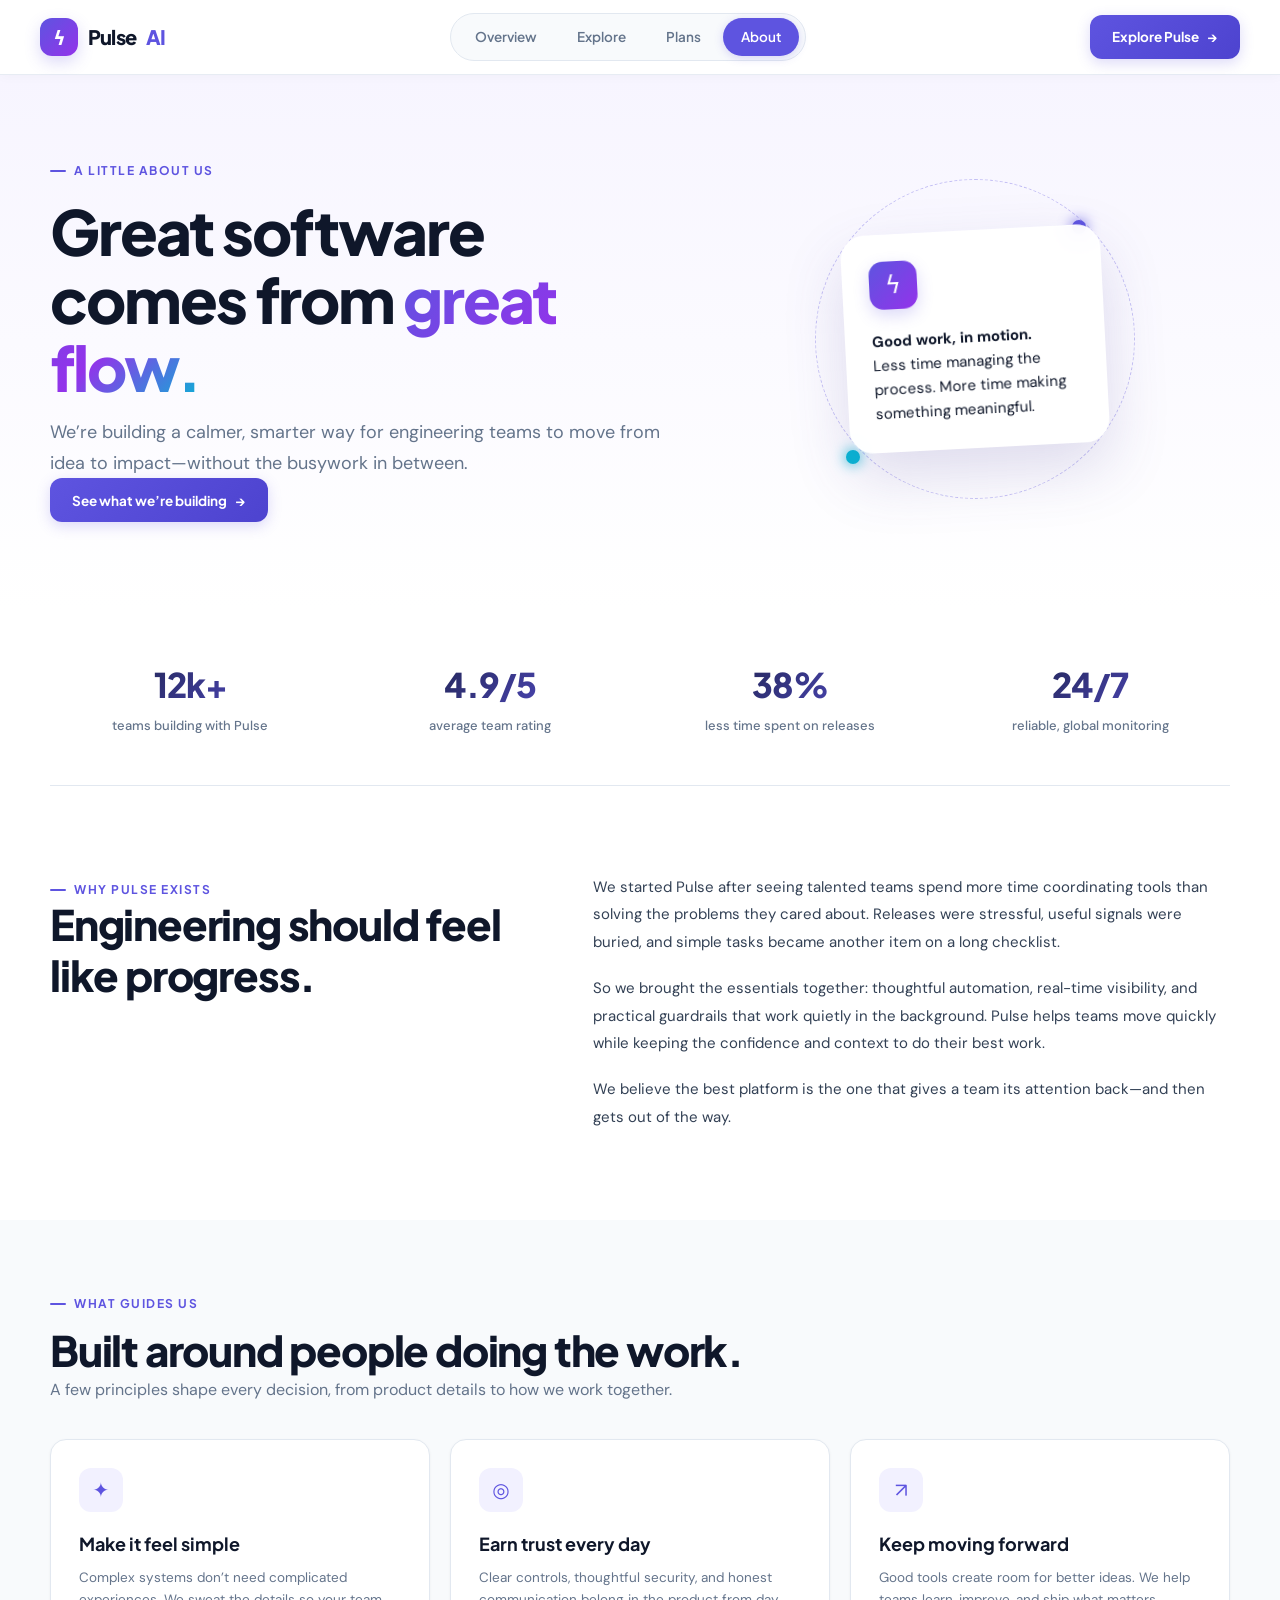
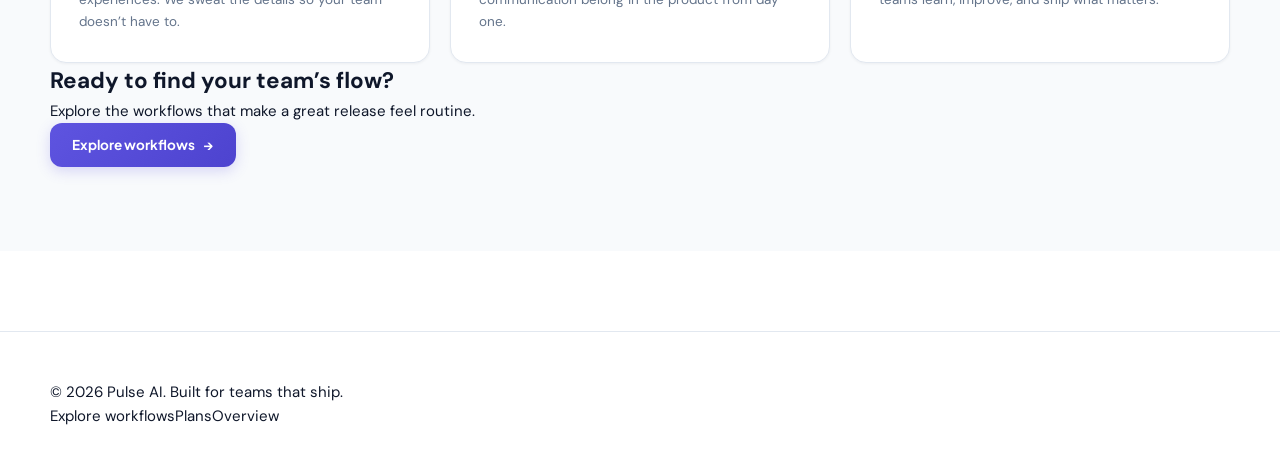
<file: int_project1/about.html>
<!doctype html>
<html lang="en">
<head>
  <meta charset="utf-8">
  <meta name="viewport" content="width=device-width, initial-scale=1">
  <meta name="description" content="Meet Pulse AI: a team making software delivery feel effortless.">
  <title>About Pulse AI | Built for better flow</title>
  <link rel="stylesheet" href="pages.css">
  <script src="pages.js" defer></script>
</head>
<body>
  <header class="site-header">
    <div class="nav-shell">
      <a class="brand" href="index.html"><span class="brand-mark" aria-hidden="true">ϟ</span>Pulse<em>AI</em></a>
      <nav class="site-nav" id="main-nav" aria-label="Main navigation">
        <a href="index.html">Overview</a><a href="explore.html">Explore</a><a href="plans.html">Plans</a><a href="about.html" aria-current="page">About</a>
      </nav>
      <div class="nav-actions">
        <a class="nav-cta" href="explore.html">Explore Pulse <span aria-hidden="true">→</span></a>
        <button class="menu-toggle" type="button" aria-label="Toggle navigation" aria-expanded="false" aria-controls="main-nav">☰</button>
      </div>
    </div>
  </header>
  <main>
    <section class="about-hero">
      <div class="wrap about-hero-grid">
        <div>
          <span class="eyebrow">A little about us</span>
          <h1 class="page-heading">Great software comes from <span>great flow.</span></h1>
          <p class="lede">We’re building a calmer, smarter way for engineering teams to move from idea to impact—without the busywork in between.</p>
          <a class="button" href="explore.html">See what we’re building <span aria-hidden="true">→</span></a>
        </div>
        <div class="about-art" aria-label="Pulse AI illustration">
          <div class="orbit"></div><div class="about-card"><div class="about-card-mark" aria-hidden="true">ϟ</div><strong>Good work, in motion.</strong><p>Less time managing the process. More time making something meaningful.</p></div>
        </div>
      </div>
    </section>
    <section class="wrap stat-strip" aria-label="Pulse AI in numbers">
      <div class="stat-item"><strong>12k+</strong><span>teams building with Pulse</span></div>
      <div class="stat-item"><strong>4.9/5</strong><span>average team rating</span></div>
      <div class="stat-item"><strong>38%</strong><span>less time spent on releases</span></div>
      <div class="stat-item"><strong>24/7</strong><span>reliable, global monitoring</span></div>
    </section>
    <section class="wrap story-section">
      <div><span class="eyebrow">Why Pulse exists</span><h2 class="section-title">Engineering should feel like progress.</h2></div>
      <div class="story-copy">
        <p>We started Pulse after seeing talented teams spend more time coordinating tools than solving the problems they cared about. Releases were stressful, useful signals were buried, and simple tasks became another item on a long checklist.</p>
        <p>So we brought the essentials together: thoughtful automation, real-time visibility, and practical guardrails that work quietly in the background. Pulse helps teams move quickly while keeping the confidence and context to do their best work.</p>
        <p>We believe the best platform is the one that gives a team its attention back—and then gets out of the way.</p>
      </div>
    </section>
    <section class="values-section">
      <div class="wrap">
        <div class="values-heading"><div><span class="eyebrow">What guides us</span><h2 class="section-title" style="margin-top:12px">Built around people doing the work.</h2></div><p class="section-copy">A few principles shape every decision, from product details to how we work together.</p></div>
        <div class="values-grid">
          <article class="value-card"><div class="value-icon" aria-hidden="true">✦</div><h3>Make it feel simple</h3><p>Complex systems don’t need complicated experiences. We sweat the details so your team doesn’t have to.</p></article>
          <article class="value-card"><div class="value-icon" aria-hidden="true">◎</div><h3>Earn trust every day</h3><p>Clear controls, thoughtful security, and honest communication belong in the product from day one.</p></article>
          <article class="value-card"><div class="value-icon" aria-hidden="true">↗</div><h3>Keep moving forward</h3><p>Good tools create room for better ideas. We help teams learn, improve, and ship what matters.</p></article>
        </div>
        <section class="about-cta"><div><h2>Ready to find your team’s flow?</h2><p>Explore the workflows that make a great release feel routine.</p></div><a class="button" href="explore.html">Explore workflows <span aria-hidden="true">→</span></a></section>
      </div>
    </section>
  </main>
  <footer class="site-footer"><div class="wrap footer-inner"><span>© 2026 Pulse AI. Built for teams that ship.</span><div class="footer-links"><a href="explore.html">Explore workflows</a><a href="plans.html">Plans</a><a href="index.html">Overview</a></div></div></footer>
</body>
</html>
</file>
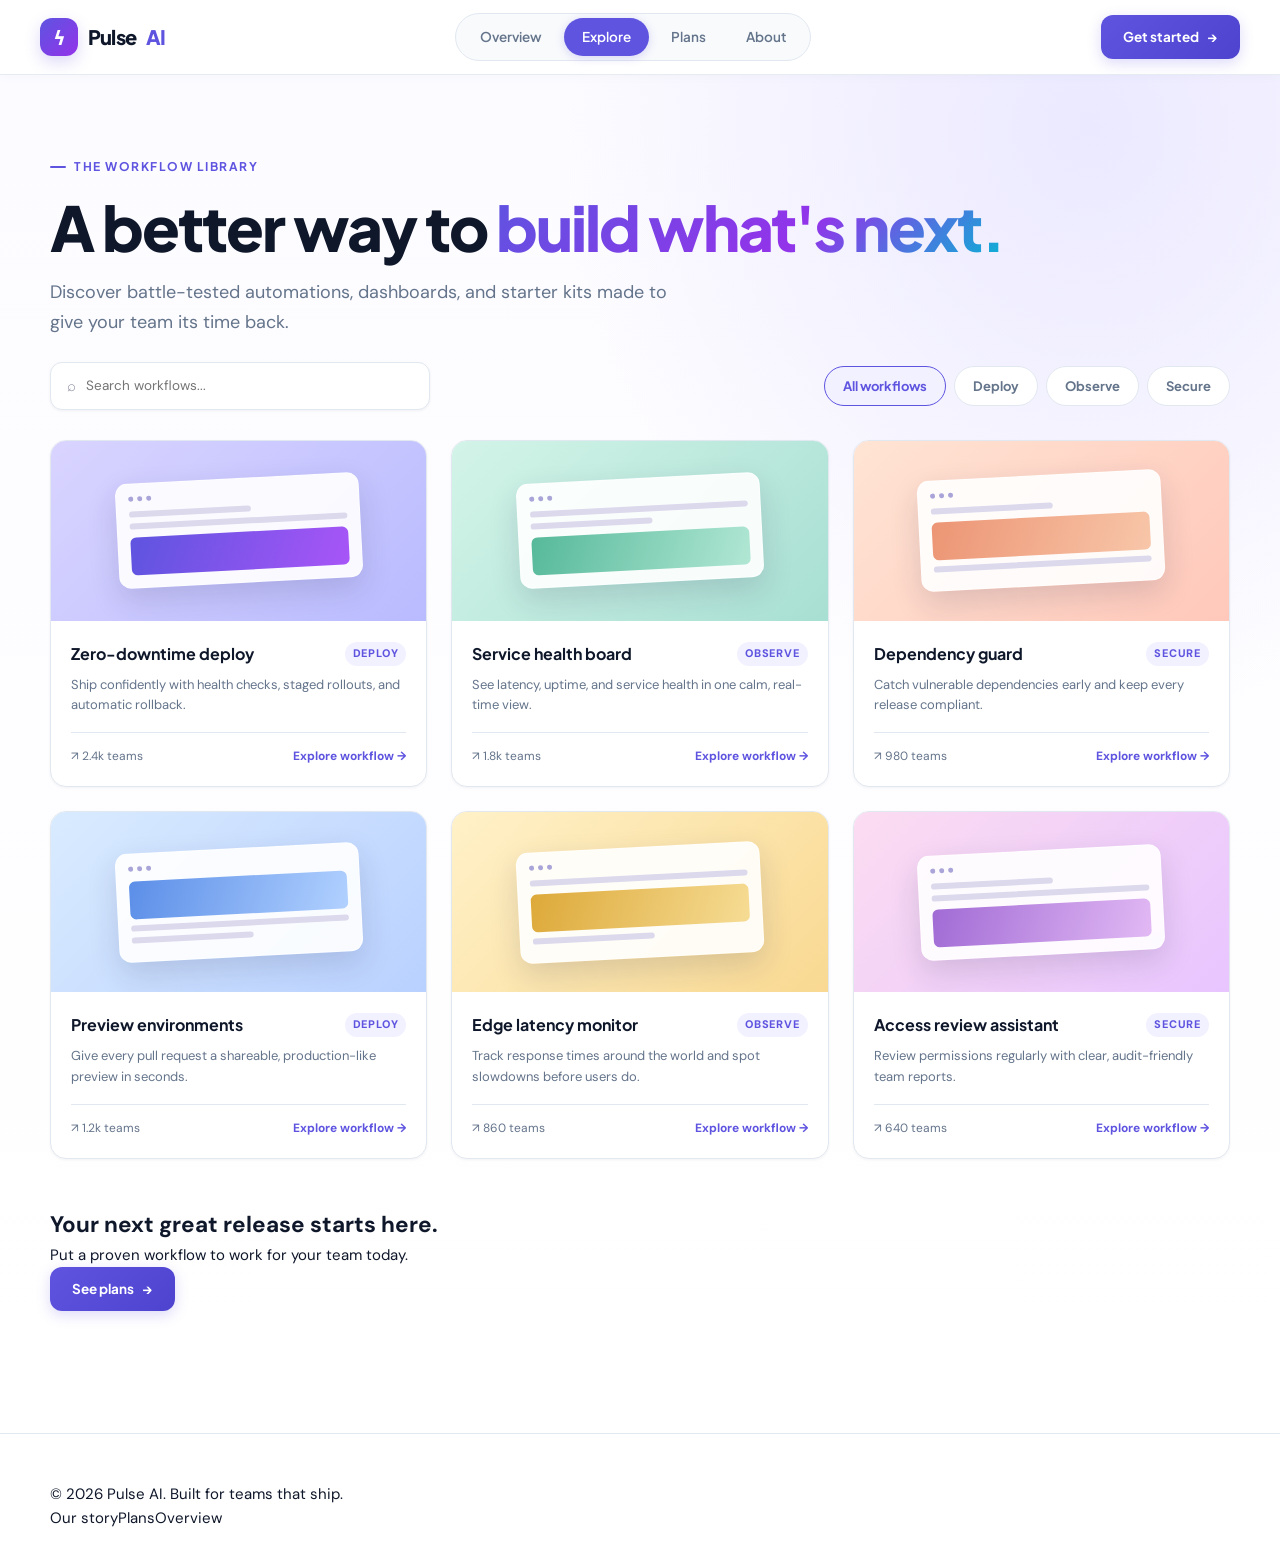
<file: int_project1/explore.html>
<!doctype html>
<html lang="en">
<head>
  <meta charset="utf-8">
  <meta name="viewport" content="width=device-width, initial-scale=1">
  <meta name="description" content="Explore production-ready workflow templates and tools from Pulse AI.">
  <title>Explore workflows | Pulse AI</title>
  <link rel="stylesheet" href="pages.css">
  <script src="pages.js" defer></script>
</head>
<body>
  <header class="site-header">
    <div class="nav-shell">
      <a class="brand" href="index.html"><span class="brand-mark" aria-hidden="true">ϟ</span>Pulse<em>AI</em></a>
      <nav class="site-nav" id="main-nav" aria-label="Main navigation">
        <a href="index.html">Overview</a><a href="explore.html" aria-current="page">Explore</a><a href="plans.html">Plans</a><a href="about.html">About</a>
      </nav>
      <div class="nav-actions">
        <a class="nav-cta" href="plans.html">Get started <span aria-hidden="true">→</span></a>
        <button class="menu-toggle" type="button" aria-label="Toggle navigation" aria-expanded="false" aria-controls="main-nav">☰</button>
      </div>
    </div>
  </header>
  <main>
    <section class="explore-hero">
      <div class="wrap">
        <span class="eyebrow">The workflow library</span>
        <h1 class="page-heading">A better way to <span>build what's next.</span></h1>
        <p class="lede">Discover battle-tested automations, dashboards, and starter kits made to give your team its time back.</p>
        <div class="explore-tools">
          <label class="search-box"><span aria-hidden="true">⌕</span><input id="templateSearch" type="search" placeholder="Search workflows..." aria-label="Search workflows"></label>
          <div class="filter-list" aria-label="Filter workflows">
            <button class="filter-chip active" type="button" data-filter="all" aria-pressed="true">All workflows</button>
            <button class="filter-chip" type="button" data-filter="deploy" aria-pressed="false">Deploy</button>
            <button class="filter-chip" type="button" data-filter="observe" aria-pressed="false">Observe</button>
            <button class="filter-chip" type="button" data-filter="secure" aria-pressed="false">Secure</button>
          </div>
        </div>
        <div class="explore-grid" aria-live="polite">
          <article class="template-card" data-category="deploy">
            <div class="template-art art-lavender"><div class="mini-window"><div class="mini-dots"><i></i><i></i><i></i></div><div class="mini-line short"></div><div class="mini-line"></div><div class="mini-block"></div></div></div>
            <div class="template-body"><div class="template-meta"><strong>Zero-downtime deploy</strong><span class="template-type">Deploy</span></div><p>Ship confidently with health checks, staged rollouts, and automatic rollback.</p><div class="template-foot"><span>↗ 2.4k teams</span><a href="plans.html">Explore workflow →</a></div></div>
          </article>
          <article class="template-card" data-category="observe">
            <div class="template-art art-mint"><div class="mini-window"><div class="mini-dots"><i></i><i></i><i></i></div><div class="mini-line"></div><div class="mini-line short"></div><div class="mini-block" style="background:linear-gradient(110deg,#56b99a,#b1e7d4)"></div></div></div>
            <div class="template-body"><div class="template-meta"><strong>Service health board</strong><span class="template-type">Observe</span></div><p>See latency, uptime, and service health in one calm, real-time view.</p><div class="template-foot"><span>↗ 1.8k teams</span><a href="plans.html">Explore workflow →</a></div></div>
          </article>
          <article class="template-card" data-category="secure">
            <div class="template-art art-peach"><div class="mini-window"><div class="mini-dots"><i></i><i></i><i></i></div><div class="mini-line short"></div><div class="mini-block" style="background:linear-gradient(110deg,#ec9574,#f8c6a9)"></div><div class="mini-line"></div></div></div>
            <div class="template-body"><div class="template-meta"><strong>Dependency guard</strong><span class="template-type">Secure</span></div><p>Catch vulnerable dependencies early and keep every release compliant.</p><div class="template-foot"><span>↗ 980 teams</span><a href="plans.html">Explore workflow →</a></div></div>
          </article>
          <article class="template-card" data-category="deploy">
            <div class="template-art art-blue"><div class="mini-window"><div class="mini-dots"><i></i><i></i><i></i></div><div class="mini-block" style="background:linear-gradient(110deg,#5b8ee8,#b1d1ff)"></div><div class="mini-line"></div><div class="mini-line short"></div></div></div>
            <div class="template-body"><div class="template-meta"><strong>Preview environments</strong><span class="template-type">Deploy</span></div><p>Give every pull request a shareable, production-like preview in seconds.</p><div class="template-foot"><span>↗ 1.2k teams</span><a href="plans.html">Explore workflow →</a></div></div>
          </article>
          <article class="template-card" data-category="observe">
            <div class="template-art art-yellow"><div class="mini-window"><div class="mini-dots"><i></i><i></i><i></i></div><div class="mini-line"></div><div class="mini-block" style="background:linear-gradient(110deg,#dda939,#f6dc94)"></div><div class="mini-line short"></div></div></div>
            <div class="template-body"><div class="template-meta"><strong>Edge latency monitor</strong><span class="template-type">Observe</span></div><p>Track response times around the world and spot slowdowns before users do.</p><div class="template-foot"><span>↗ 860 teams</span><a href="plans.html">Explore workflow →</a></div></div>
          </article>
          <article class="template-card" data-category="secure">
            <div class="template-art art-pink"><div class="mini-window"><div class="mini-dots"><i></i><i></i><i></i></div><div class="mini-line short"></div><div class="mini-line"></div><div class="mini-block" style="background:linear-gradient(110deg,#a16bd5,#e2b9f4)"></div></div></div>
            <div class="template-body"><div class="template-meta"><strong>Access review assistant</strong><span class="template-type">Secure</span></div><p>Review permissions regularly with clear, audit-friendly team reports.</p><div class="template-foot"><span>↗ 640 teams</span><a href="plans.html">Explore workflow →</a></div></div>
          </article>
          <p class="empty-state" id="emptyState" hidden>No workflows match that search. Try another term or category.</p>
        </div>
        <section class="explore-cta">
          <div><h2>Your next great release starts here.</h2><p>Put a proven workflow to work for your team today.</p></div>
          <a class="button" href="plans.html">See plans <span aria-hidden="true">→</span></a>
        </section>
      </div>
    </section>
  </main>
  <footer class="site-footer"><div class="wrap footer-inner"><span>© 2026 Pulse AI. Built for teams that ship.</span><div class="footer-links"><a href="about.html">Our story</a><a href="plans.html">Plans</a><a href="index.html">Overview</a></div></div></footer>
</body>
</html>
</file>
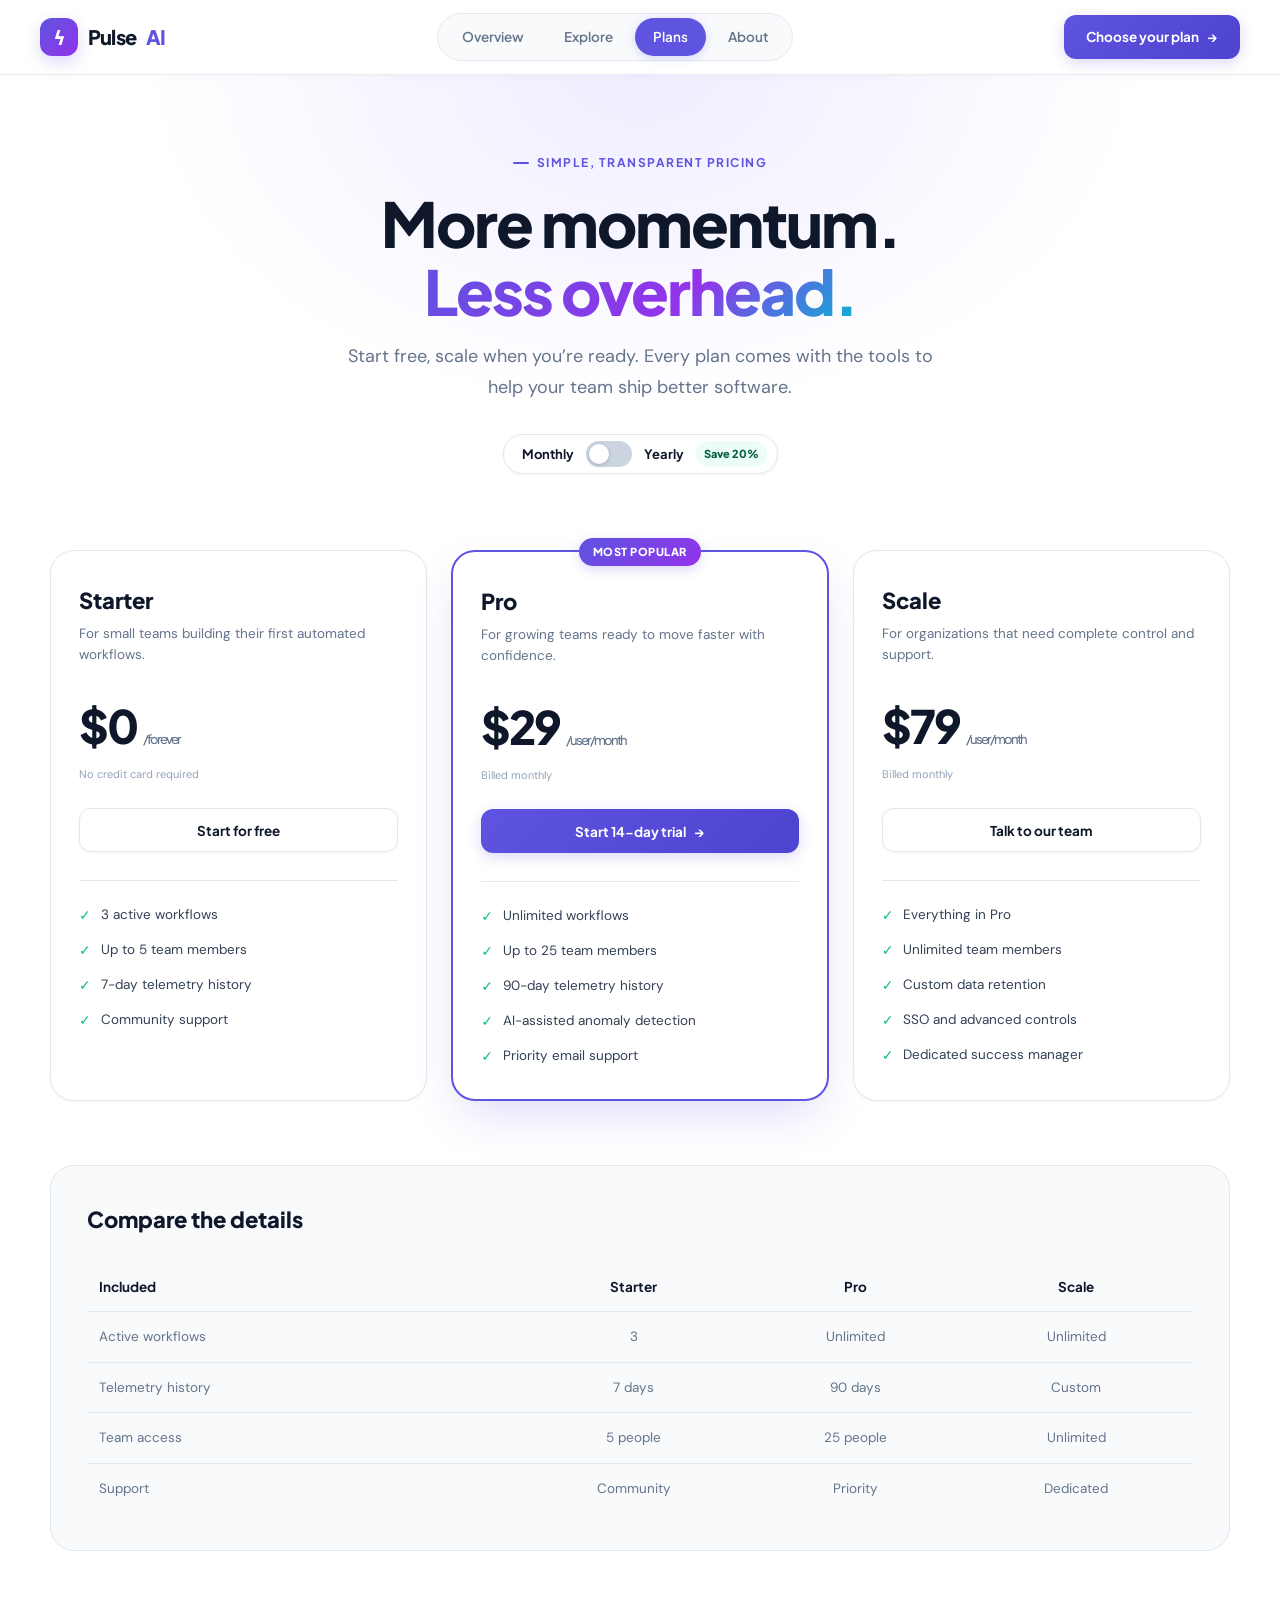
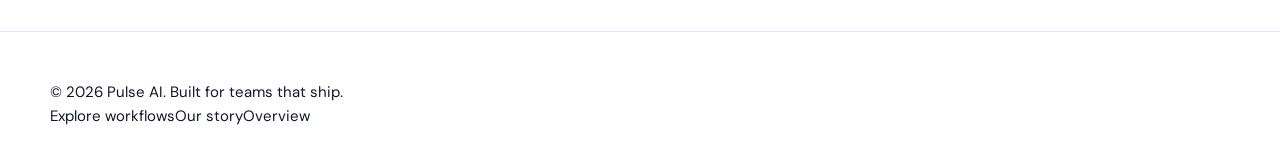
<file: int_project1/plans.html>
<!doctype html>
<html lang="en">
<head>
  <meta charset="utf-8">
  <meta name="viewport" content="width=device-width, initial-scale=1">
  <meta name="description" content="Find the right Pulse AI plan for your engineering team.">
  <title>Plans & pricing | Pulse AI</title>
  <link rel="stylesheet" href="pages.css">
  <script src="pages.js" defer></script>
</head>
<body>
  <header class="site-header">
    <div class="nav-shell">
      <a class="brand" href="index.html"><span class="brand-mark" aria-hidden="true">ϟ</span>Pulse<em>AI</em></a>
      <nav class="site-nav" id="main-nav" aria-label="Main navigation">
        <a href="index.html">Overview</a><a href="explore.html">Explore</a><a href="plans.html" aria-current="page">Plans</a><a href="about.html">About</a>
      </nav>
      <div class="nav-actions">
        <a class="nav-cta" href="#pricing">Choose your plan <span aria-hidden="true">→</span></a>
        <button class="menu-toggle" type="button" aria-label="Toggle navigation" aria-expanded="false" aria-controls="main-nav">☰</button>
      </div>
    </div>
  </header>
  <main>
    <section class="plans-hero">
      <div class="wrap">
        <span class="eyebrow">Simple, transparent pricing</span>
        <h1 class="page-heading">More momentum.<br><span>Less overhead.</span></h1>
        <p class="lede">Start free, scale when you’re ready. Every plan comes with the tools to help your team ship better software.</p>
        <div class="billing-switch"><span>Monthly</span><button class="switch" id="billingToggle" type="button" role="switch" aria-checked="false" aria-label="Toggle annual billing"></button><span>Yearly</span><small>Save 20%</small></div>
      </div>
    </section>
    <section class="wrap" id="pricing" aria-label="Pricing plans">
      <div class="pricing-grid">
        <article class="price-card">
          <h2 class="plan-name">Starter</h2><p class="plan-desc">For small teams building their first automated workflows.</p>
          <div class="price"><span>$0</span><span class="price-period">/ forever</span></div><span class="price-note">No credit card required</span>
          <a class="button secondary" href="explore.html">Start for free</a>
          <ul class="feature-list"><li>3 active workflows</li><li>Up to 5 team members</li><li>7-day telemetry history</li><li>Community support</li></ul>
        </article>
        <article class="price-card featured">
          <span class="popular-tag">MOST POPULAR</span>
          <h2 class="plan-name">Pro</h2><p class="plan-desc">For growing teams ready to move faster with confidence.</p>
          <div class="price"><span data-monthly="$29" data-yearly="$23">$29</span><span class="price-period">/ user / month</span></div><span class="price-note">Billed monthly</span>
          <a class="button" href="explore.html">Start 14-day trial <span aria-hidden="true">→</span></a>
          <ul class="feature-list"><li>Unlimited workflows</li><li>Up to 25 team members</li><li>90-day telemetry history</li><li>AI-assisted anomaly detection</li><li>Priority email support</li></ul>
        </article>
        <article class="price-card">
          <h2 class="plan-name">Scale</h2><p class="plan-desc">For organizations that need complete control and support.</p>
          <div class="price"><span data-monthly="$79" data-yearly="$63">$79</span><span class="price-period">/ user / month</span></div><span class="price-note">Billed monthly</span>
          <a class="button secondary" href="about.html">Talk to our team</a>
          <ul class="feature-list"><li>Everything in Pro</li><li>Unlimited team members</li><li>Custom data retention</li><li>SSO and advanced controls</li><li>Dedicated success manager</li></ul>
        </article>
      </div>
      <section class="compare" aria-label="Plan comparison">
        <h2>Compare the details</h2>
        <div class="compare-row"><span>Included</span><span>Starter</span><span>Pro</span><span>Scale</span></div>
        <div class="compare-row"><span>Active workflows</span><span>3</span><span>Unlimited</span><span>Unlimited</span></div>
        <div class="compare-row"><span>Telemetry history</span><span>7 days</span><span>90 days</span><span>Custom</span></div>
        <div class="compare-row"><span>Team access</span><span>5 people</span><span>25 people</span><span>Unlimited</span></div>
        <div class="compare-row"><span>Support</span><span>Community</span><span>Priority</span><span>Dedicated</span></div>
      </section>
    </section>
  </main>
  <footer class="site-footer"><div class="wrap footer-inner"><span>© 2026 Pulse AI. Built for teams that ship.</span><div class="footer-links"><a href="explore.html">Explore workflows</a><a href="about.html">Our story</a><a href="index.html">Overview</a></div></div></footer>
</body>
</html>
</file>
<file: int_project1/pages.css>
@import url('https://fonts.googleapis.com/css2?family=DM+Sans:ital,opsz,wght@0,9..40,400..700;1,9..40,400..700&family=JetBrains+Mono:wght@400;500;600&family=Plus+Jakarta+Sans:wght@400;500;600;700;800&display=swap');

/* ==========================================================================
   DESIGN TOKENS & ROOT SYSTEM (8-Point Grid)
   ========================================================================== */
:root {
  color-scheme: light;
  
  /* Brand Primary Colors */
  --primary: #5e54e0;
  --primary-hover: #4d43cf;
  --primary-dark: #3b32b8;
  --primary-light: #f2f1ff;
  --primary-tint: #e6e4ff;
  --primary-glow: rgba(94, 84, 224, 0.22);

  /* Accent Colors */
  --accent-cyan: #06b6d4;
  --accent-purple: #9333ea;
  --accent-emerald: #10b981;
  --accent-emerald-light: #ecfdf5;
  --accent-amber: #f59e0b;
  --accent-rose: #f43f5e;

  /* Neutrals & Surfaces */
  --ink: #0f172a;
  --ink-secondary: #334155;
  --muted: #64748b;
  --muted-light: #94a3b8;
  --line: #e2e8f0;
  --line-subtle: #edf2f7;
  --paper: #ffffff;
  --wash: #f8fafc;
  --wash-subtle: #faf9fe;
  
  /* Typography Families */
  --font-display: 'Plus Jakarta Sans', system-ui, -apple-system, sans-serif;
  --font-body: 'DM Sans', system-ui, -apple-system, sans-serif;
  --font-mono: 'JetBrains Mono', monospace;

  /* 8-Point Spatial Grid Tokens */
  --space-1: 8px;
  --space-2: 16px;
  --space-3: 24px;
  --space-4: 32px;
  --space-6: 48px;
  --space-8: 64px;
  --space-12: 96px;

  /* Radii */
  --radius-sm: 8px;
  --radius-md: 12px;
  --radius-lg: 16px;
  --radius-xl: 24px;
  --radius-full: 9999px;

  /* Shadows */
  --shadow-sm: 0 1px 3px rgba(15, 23, 42, 0.05);
  --shadow-md: 0 4px 16px -2px rgba(15, 23, 42, 0.07);
  --shadow-lg: 0 12px 32px -4px rgba(15, 23, 42, 0.1);
  --shadow-xl: 0 20px 48px -8px rgba(15, 23, 42, 0.14);
  --shadow-primary: 0 8px 24px -4px rgba(94, 84, 224, 0.3);
}

/* ==========================================================================
   BASE RESET & ACCESSIBILITY
   ========================================================================== */
*, *::before, *::after {
  box-sizing: border-box;
  margin: 0;
  padding: 0;
}

html {
  scroll-behavior: smooth;
  font-size: 16px;
  -webkit-text-size-adjust: 100%;
}

body {
  background: var(--paper);
  color: var(--ink);
  font-family: var(--font-body);
  font-size: 15px;
  line-height: 1.6;
  overflow-x: hidden;
  -webkit-font-smoothing: antialiased;
  -moz-osx-font-smoothing: grayscale;
}

/* Selection */
::selection {
  background: var(--primary);
  color: #ffffff;
}

/* Scrollbar */
::-webkit-scrollbar {
  width: 8px;
  height: 8px;
}
::-webkit-scrollbar-track {
  background: #f1f5f9;
}
::-webkit-scrollbar-thumb {
  background: #cbd5e1;
  border-radius: 4px;
}
::-webkit-scrollbar-thumb:hover {
  background: #94a3b8;
}

a {
  color: inherit;
  text-decoration: none;
  transition: color 0.2s ease;
}

button, input, select, textarea {
  font: inherit;
}

button {
  cursor: pointer;
  border: none;
  background: none;
}

.wrap {
  width: min(1180px, calc(100% - 48px));
  margin-inline: auto;
}

/* ==========================================================================
   TYPOGRAPHY SYSTEM
   ========================================================================== */
.eyebrow {
  display: inline-flex;
  align-items: center;
  gap: 8px;
  color: var(--primary);
  font-family: var(--font-display);
  font-size: 12px;
  font-weight: 700;
  letter-spacing: 1.5px;
  text-transform: uppercase;
}

.eyebrow::before {
  content: '';
  width: 16px;
  height: 2px;
  border-radius: 2px;
  background: currentColor;
}

.page-heading {
  font-family: var(--font-display);
  font-size: clamp(38px, 5.5vw, 62px);
  font-weight: 800;
  line-height: 1.1;
  letter-spacing: -2px;
  color: var(--ink);
  margin: 16px 0 16px;
}

.page-heading span {
  background: linear-gradient(135deg, var(--primary) 0%, var(--accent-purple) 60%, var(--accent-cyan) 100%);
  -webkit-background-clip: text;
  -webkit-text-fill-color: transparent;
}

.lede {
  font-size: clamp(16px, 2vw, 18px);
  line-height: 1.7;
  color: var(--muted);
  max-width: 620px;
}

.section-title {
  font-family: var(--font-display);
  font-size: clamp(28px, 3.8vw, 42px);
  font-weight: 800;
  line-height: 1.2;
  letter-spacing: -1.2px;
  color: var(--ink);
}

.section-copy {
  color: var(--muted);
  font-size: 16px;
  line-height: 1.7;
}

/* Code Token */
.code-token {
  font-family: var(--font-mono);
  font-size: 12px;
  background: #f1f5f9;
  color: var(--primary-dark);
  padding: 2px 6px;
  border-radius: 6px;
  border: 1px solid var(--line);
}

/* ==========================================================================
   STICKY SITE HEADER & NAVIGATION
   ========================================================================== */
.site-header {
  position: sticky;
  top: 0;
  z-index: 100;
  background: rgba(255, 255, 255, 0.88);
  backdrop-filter: blur(18px);
  -webkit-backdrop-filter: blur(18px);
  border-bottom: 1px solid rgba(226, 232, 240, 0.8);
  box-shadow: 0 1px 12px rgba(15, 23, 42, 0.03);
  transition: all 0.25s ease;
}

.site-header.scrolled {
  background: rgba(255, 255, 255, 0.96);
  box-shadow: 0 4px 20px rgba(15, 23, 42, 0.06);
}

.nav-shell {
  width: min(1200px, calc(100% - 48px));
  min-height: 74px;
  margin: auto;
  display: flex;
  align-items: center;
  justify-content: space-between;
  gap: 20px;
}

/* Brand */
.brand {
  display: inline-flex;
  align-items: center;
  gap: 10px;
  font-family: var(--font-display);
  font-size: 20px;
  font-weight: 800;
  letter-spacing: -0.8px;
  white-space: nowrap;
  color: var(--ink);
}

.brand-mark {
  display: grid;
  place-items: center;
  width: 38px;
  height: 38px;
  border-radius: 12px;
  color: #ffffff;
  background: linear-gradient(135deg, var(--primary) 0%, var(--accent-purple) 100%);
  box-shadow: 0 6px 16px var(--primary-glow);
  font-size: 19px;
  font-weight: 900;
}

.brand em {
  color: var(--primary);
  font-style: normal;
}

/* Nav Links Pill */
.site-nav {
  display: flex;
  align-items: center;
  gap: 4px;
  padding: 4px 6px;
  border: 1px solid var(--line);
  border-radius: var(--radius-full);
  background: #f8fafc;
}

.site-nav a {
  padding: 8px 18px;
  border-radius: var(--radius-full);
  color: var(--muted);
  font-family: var(--font-display);
  font-size: 13.5px;
  font-weight: 600;
  transition: all 0.2s ease;
  white-space: nowrap;
}

.site-nav a:hover {
  color: var(--ink);
  background: rgba(226, 232, 240, 0.6);
}

.site-nav a[aria-current="page"],
.site-nav a.active {
  color: #ffffff;
  background: var(--primary);
  box-shadow: 0 2px 10px var(--primary-glow);
}

/* Nav Right Actions */
.nav-actions {
  display: flex;
  align-items: center;
  gap: 12px;
}

/* Status Pill */
.nav-status {
  display: inline-flex;
  align-items: center;
  gap: 7px;
  padding: 6px 12px;
  border-radius: var(--radius-full);
  background: var(--accent-emerald-light);
  border: 1px solid rgba(16, 185, 129, 0.25);
  color: #065f46;
  font-size: 12px;
  font-weight: 700;
  letter-spacing: 0.2px;
}

.status-dot {
  position: relative;
  display: inline-flex;
  width: 8px;
  height: 8px;
  border-radius: 50%;
  background: var(--accent-emerald);
}

.status-dot::after {
  content: '';
  position: absolute;
  inset: -3px;
  border-radius: 50%;
  background: var(--accent-emerald);
  opacity: 0.4;
  animation: pulseDot 2s cubic-bezier(0.4, 0, 0.6, 1) infinite;
}

@keyframes pulseDot {
  0%, 100% { transform: scale(1); opacity: 0.4; }
  50% { transform: scale(1.6); opacity: 0; }
}

/* Buttons */
.nav-cta, .button {
  display: inline-flex;
  align-items: center;
  justify-content: center;
  gap: 8px;
  min-height: 44px;
  padding: 0 22px;
  border-radius: var(--radius-md);
  color: #ffffff;
  background: linear-gradient(135deg, var(--primary) 0%, var(--primary-hover) 100%);
  font-family: var(--font-display);
  font-size: 13.5px;
  font-weight: 700;
  box-shadow: 0 4px 14px var(--primary-glow);
  cursor: pointer;
  transition: all 0.2s cubic-bezier(0.16, 1, 0.3, 1);
  white-space: nowrap;
  position: relative;
  overflow: hidden;
}

.nav-cta:hover, .button:hover {
  transform: translateY(-2px);
  box-shadow: 0 8px 22px var(--primary-glow);
  background: linear-gradient(135deg, var(--primary-hover) 0%, var(--primary-dark) 100%);
}

.nav-cta:active, .button:active {
  transform: translateY(0);
}

.button.secondary {
  background: #ffffff;
  color: var(--ink);
  border: 1px solid var(--line);
  box-shadow: var(--shadow-sm);
}

.button.secondary:hover {
  background: #fafafc;
  border-color: #cbd5e1;
  color: var(--primary);
  transform: translateY(-2px);
  box-shadow: var(--shadow-md);
}

.button.ghost {
  background: transparent;
  color: var(--muted);
  box-shadow: none;
}

.button.ghost:hover {
  background: #f1f5f9;
  color: var(--ink);
  transform: none;
}

.button.lg {
  min-height: 52px;
  padding: 0 28px;
  font-size: 15px;
  border-radius: 14px;
}

/* Menu Toggle for Mobile */
.menu-toggle {
  display: none;
  width: 44px;
  height: 44px;
  border: 1px solid var(--line);
  border-radius: var(--radius-md);
  color: var(--ink);
  background: #ffffff;
  font-size: 22px;
  align-items: center;
  justify-content: center;
  cursor: pointer;
  transition: background 0.2s ease;
}

.menu-toggle:hover {
  background: #f8fafc;
}

/* ==========================================================================
   HERO SECTION & MESH BACKGROUNDS
   ========================================================================== */
.hero-wrap {
  position: relative;
  overflow: hidden;
  padding: 72px 0 84px;
  background: radial-gradient(ellipse at 50% 0%, rgba(94, 84, 224, 0.09) 0%, transparent 60%),
              linear-gradient(180deg, #faf9fe 0%, #ffffff 100%);
}

.hero-glow-1 {
  position: absolute;
  top: 10%;
  left: 20%;
  width: 450px;
  height: 450px;
  border-radius: 50%;
  background: radial-gradient(circle, rgba(94, 84, 224, 0.12) 0%, transparent 70%);
  filter: blur(60px);
  pointer-events: none;
  animation: floatSlow 12s ease-in-out infinite alternate;
}

.hero-glow-2 {
  position: absolute;
  top: 25%;
  right: 15%;
  width: 400px;
  height: 400px;
  border-radius: 50%;
  background: radial-gradient(circle, rgba(6, 182, 212, 0.10) 0%, transparent 70%);
  filter: blur(50px);
  pointer-events: none;
  animation: floatReverse 15s ease-in-out infinite alternate;
}

@keyframes floatSlow {
  0% { transform: translate(0, 0); }
  100% { transform: translate(30px, -25px); }
}

@keyframes floatReverse {
  0% { transform: translate(0, 0); }
  100% { transform: translate(-25px, 30px); }
}

/* Hero Badge */
.hero-badge {
  display: inline-flex;
  align-items: center;
  gap: 9px;
  padding: 6px 14px;
  border-radius: var(--radius-full);
  background: rgba(255, 255, 255, 0.9);
  border: 1px solid rgba(94, 84, 224, 0.25);
  box-shadow: 0 2px 8px rgba(94, 84, 224, 0.08);
  font-family: var(--font-display);
  font-size: 12px;
  font-weight: 700;
  color: var(--primary);
  margin-bottom: 24px;
  backdrop-filter: blur(8px);
}

.hero-badge .badge-ping {
  display: inline-block;
  width: 8px;
  height: 8px;
  border-radius: 50%;
  background: var(--primary);
  animation: pulseDot 2s infinite;
}

.hero-grid {
  display: grid;
  grid-template-columns: 1.15fr 0.85fr;
  align-items: center;
  gap: 48px;
  position: relative;
  z-index: 2;
}

/* Hero CTA Group */
.hero-actions {
  display: flex;
  flex-wrap: wrap;
  align-items: center;
  gap: 16px;
  margin: 32px 0 28px;
}

/* Social Proof Avatars */
.hero-proof {
  display: flex;
  align-items: center;
  gap: 16px;
  padding-top: 8px;
}

.avatar-stack {
  display: flex;
  align-items: center;
}

.avatar-stack img, .avatar-stack .avatar-fallback {
  width: 36px;
  height: 36px;
  border-radius: 50%;
  border: 2.5px solid #ffffff;
  margin-left: -10px;
  box-shadow: 0 2px 6px rgba(0, 0, 0, 0.1);
  object-fit: cover;
}

.avatar-stack img:first-child, .avatar-stack .avatar-fallback:first-child {
  margin-left: 0;
}

.avatar-fallback {
  display: grid;
  place-items: center;
  background: var(--primary);
  color: white;
  font-size: 11px;
  font-weight: 700;
}

.proof-meta {
  display: flex;
  flex-direction: column;
  gap: 2px;
}

.proof-stars {
  color: #f59e0b;
  font-size: 13px;
  letter-spacing: 2px;
}

.proof-text {
  font-size: 13px;
  color: var(--muted);
  font-weight: 500;
}

.proof-text strong {
  color: var(--ink);
}

/* ==========================================================================
   TELEMETRY CORE CARD (Hero Mockup)
   ========================================================================== */
.telemetry-card {
  position: relative;
  background: #ffffff;
  border: 1px solid rgba(226, 232, 240, 0.9);
  border-radius: var(--radius-xl);
  padding: 24px;
  box-shadow: 0 20px 48px -12px rgba(15, 23, 42, 0.12), 0 0 0 1px rgba(94, 84, 224, 0.05);
  backdrop-filter: blur(12px);
  transition: transform 0.3s ease, box-shadow 0.3s ease;
}

.telemetry-card:hover {
  transform: translateY(-4px);
  box-shadow: 0 28px 56px -12px rgba(15, 23, 42, 0.16), 0 0 0 1px rgba(94, 84, 224, 0.15);
}

.card-topbar {
  display: flex;
  align-items: center;
  justify-content: space-between;
  margin-bottom: 20px;
  padding-bottom: 16px;
  border-bottom: 1px solid var(--line-subtle);
}

.card-title-group {
  display: flex;
  align-items: center;
  gap: 12px;
}

.card-icon {
  width: 40px;
  height: 40px;
  border-radius: 12px;
  background: var(--primary-light);
  color: var(--primary);
  display: grid;
  place-items: center;
  font-size: 20px;
}

.card-title-group h3 {
  font-family: var(--font-display);
  font-size: 16px;
  font-weight: 700;
  color: var(--ink);
}

.card-title-group p {
  font-size: 12px;
  color: var(--muted);
}

.badge-node {
  padding: 4px 10px;
  border-radius: var(--radius-full);
  background: var(--primary-light);
  color: var(--primary);
  font-size: 11px;
  font-weight: 700;
  border: 1px solid var(--primary-tint);
}

/* Metric Tiles */
.metric-row {
  display: grid;
  grid-template-columns: 1fr 1fr;
  gap: 12px;
  margin-bottom: 18px;
}

.metric-tile {
  background: #f8fafc;
  border: 1px solid var(--line);
  border-radius: var(--radius-md);
  padding: 14px;
}

.metric-tile .label {
  font-size: 11.5px;
  color: var(--muted);
  font-weight: 500;
  display: block;
  margin-bottom: 4px;
}

.metric-tile .val-group {
  display: flex;
  align-items: baseline;
  gap: 8px;
}

.metric-tile .val {
  font-family: var(--font-display);
  font-size: 24px;
  font-weight: 800;
  color: var(--ink);
  letter-spacing: -0.5px;
}

.metric-tile .val.primary {
  color: var(--primary);
}

.metric-tile .tag {
  font-size: 11px;
  font-weight: 700;
  color: var(--accent-emerald);
}

/* Interactive Bar Chart Visual */
.chart-container {
  background: #f8fafc;
  border: 1px solid var(--line);
  border-radius: var(--radius-md);
  padding: 16px;
  margin-bottom: 16px;
}

.chart-header {
  display: flex;
  align-items: center;
  justify-content: space-between;
  margin-bottom: 14px;
  font-size: 12px;
}

.chart-header strong {
  color: var(--ink);
  font-weight: 600;
}

.chart-header span {
  color: var(--accent-emerald);
  font-weight: 700;
}

.bars-track {
  display: flex;
  align-items: flex-end;
  gap: 8px;
  height: 100px;
  padding-top: 10px;
}

.bar-col {
  flex: 1;
  background: #e0e7ff;
  border-radius: 6px 6px 0 0;
  transition: all 0.25s ease;
  position: relative;
  cursor: pointer;
}

.bar-col:hover {
  background: var(--primary);
  transform: scaleY(1.04);
}

.bar-col.peak {
  background: linear-gradient(180deg, var(--primary) 0%, var(--accent-purple) 100%);
  box-shadow: 0 4px 12px var(--primary-glow);
}

/* Tooltip on hover */
.bar-col .tooltip {
  position: absolute;
  top: -28px;
  left: 50%;
  transform: translateX(-50%);
  background: var(--ink);
  color: #ffffff;
  padding: 3px 6px;
  border-radius: 4px;
  font-family: var(--font-mono);
  font-size: 10px;
  white-space: nowrap;
  opacity: 0;
  pointer-events: none;
  transition: opacity 0.2s ease;
  z-index: 10;
}

.bar-col:hover .tooltip {
  opacity: 1;
}

.card-footer {
  display: flex;
  align-items: center;
  justify-content: space-between;
  font-size: 12px;
  color: var(--muted);
  padding-top: 12px;
  border-top: 1px solid var(--line-subtle);
}

.card-footer .status {
  display: inline-flex;
  align-items: center;
  gap: 6px;
  font-weight: 600;
  color: #065f46;
}

/* ==========================================================================
   INTERACTIVE AI SIMULATOR & PLAYGROUND
   ========================================================================== */
.simulator-section {
  padding: 72px 0;
  background: #ffffff;
  border-top: 1px solid var(--line);
  border-bottom: 1px solid var(--line);
}

.simulator-box {
  background: #090d16;
  border-radius: var(--radius-xl);
  padding: 32px;
  color: #f8fafc;
  box-shadow: var(--shadow-xl);
  border: 1px solid rgba(255, 255, 255, 0.1);
}

.simulator-header {
  display: flex;
  align-items: center;
  justify-content: space-between;
  margin-bottom: 24px;
}

.simulator-prompt-chips {
  display: flex;
  flex-wrap: wrap;
  gap: 10px;
  margin-bottom: 20px;
}

.prompt-chip {
  padding: 8px 14px;
  border-radius: var(--radius-full);
  background: rgba(255, 255, 255, 0.08);
  border: 1px solid rgba(255, 255, 255, 0.14);
  color: #cbd5e1;
  font-size: 12.5px;
  font-weight: 600;
  cursor: pointer;
  transition: all 0.2s ease;
}

.prompt-chip:hover, .prompt-chip.active {
  background: var(--primary);
  color: #ffffff;
  border-color: var(--primary);
  box-shadow: 0 4px 12px rgba(94, 84, 224, 0.4);
}

.terminal-window {
  background: #0f172a;
  border-radius: var(--radius-md);
  border: 1px solid rgba(255, 255, 255, 0.08);
  overflow: hidden;
}

.terminal-chrome {
  display: flex;
  align-items: center;
  gap: 8px;
  padding: 12px 16px;
  background: #1e293b;
  border-bottom: 1px solid rgba(255, 255, 255, 0.05);
  font-size: 11px;
  color: #94a3b8;
  font-family: var(--font-mono);
}

.term-dot {
  width: 10px;
  height: 10px;
  border-radius: 50%;
}
.term-dot.red { background: #ef4444; }
.term-dot.yellow { background: #f59e0b; }
.term-dot.green { background: #10b981; }

.terminal-body {
  padding: 20px;
  font-family: var(--font-mono);
  font-size: 13px;
  line-height: 1.8;
  color: #e2e8f0;
  min-height: 150px;
}

.terminal-body .term-dim { color: #64748b; }
.terminal-body .term-green { color: #10b981; font-weight: 600; }
.terminal-body .term-cyan { color: #06b6d4; }
.terminal-body .term-purple { color: #c084fc; }

/* ==========================================================================
   FEATURE CARDS GRID (Core Capabilities)
   ========================================================================== */
.features-section {
  padding: 96px 0;
  background: var(--wash);
}

.features-grid {
  display: grid;
  grid-template-columns: repeat(3, 1fr);
  gap: 24px;
  margin-top: 54px;
}

.feature-card {
  background: #ffffff;
  border: 1px solid var(--line);
  border-radius: var(--radius-lg);
  padding: 32px 28px;
  display: flex;
  flex-direction: column;
  justify-content: space-between;
  box-shadow: var(--shadow-sm);
  transition: all 0.3s cubic-bezier(0.16, 1, 0.3, 1);
  position: relative;
  overflow: hidden;
}

.feature-card::before {
  content: '';
  position: absolute;
  top: 0;
  left: 0;
  right: 0;
  height: 3px;
  background: transparent;
  transition: background 0.3s ease;
}

.feature-card:hover {
  transform: translateY(-5px);
  border-color: #cbd5e1;
  box-shadow: var(--shadow-xl);
}

.feature-card:hover::before {
  background: linear-gradient(90deg, var(--primary), var(--accent-cyan));
}

.feature-top {
  display: flex;
  align-items: center;
  justify-content: space-between;
  margin-bottom: 24px;
}

.feature-icon-wrap {
  width: 52px;
  height: 52px;
  border-radius: 14px;
  display: grid;
  place-items: center;
  font-size: 24px;
  background: var(--primary-light);
  color: var(--primary);
  transition: all 0.3s ease;
}

.feature-card:hover .feature-icon-wrap {
  background: var(--primary);
  color: #ffffff;
  transform: scale(1.05);
}

.feature-tag {
  padding: 4px 10px;
  border-radius: var(--radius-full);
  font-size: 11px;
  font-weight: 700;
  background: #f1f5f9;
  color: var(--muted);
}

.feature-card h3 {
  font-family: var(--font-display);
  font-size: 20px;
  font-weight: 700;
  margin-bottom: 10px;
  color: var(--ink);
}

.feature-card p {
  color: var(--muted);
  font-size: 14.5px;
  line-height: 1.65;
}

.feature-link {
  display: inline-flex;
  align-items: center;
  gap: 8px;
  font-family: var(--font-display);
  font-size: 13.5px;
  font-weight: 700;
  color: var(--primary);
  margin-top: 24px;
  padding-top: 18px;
  border-top: 1px solid var(--line-subtle);
  transition: gap 0.2s ease;
}

.feature-link:hover {
  gap: 12px;
  color: var(--primary-hover);
}

/* ==========================================================================
   INTERACTIVE WORKFLOW TABS (Persona Switcher)
   ========================================================================== */
.persona-section {
  padding: 84px 0;
  background: #ffffff;
}

.persona-tabs-nav {
  display: flex;
  justify-content: center;
  gap: 12px;
  margin: 36px 0 48px;
  flex-wrap: wrap;
}

.persona-tab-btn {
  padding: 12px 24px;
  border-radius: var(--radius-full);
  border: 1px solid var(--line);
  background: #ffffff;
  color: var(--muted);
  font-family: var(--font-display);
  font-size: 14px;
  font-weight: 700;
  cursor: pointer;
  transition: all 0.2s ease;
  display: inline-flex;
  align-items: center;
  gap: 8px;
}

.persona-tab-btn:hover {
  background: #f8fafc;
  color: var(--ink);
}

.persona-tab-btn.active {
  background: var(--primary);
  color: #ffffff;
  border-color: var(--primary);
  box-shadow: 0 4px 16px var(--primary-glow);
}

.persona-tab-content {
  display: none;
  background: var(--wash);
  border: 1px solid var(--line);
  border-radius: var(--radius-xl);
  padding: 36px;
  grid-template-columns: 1fr 1.1fr;
  gap: 36px;
  align-items: center;
}

.persona-tab-content.active {
  display: grid;
  animation: fadeInTab 0.35s ease forwards;
}

@keyframes fadeInTab {
  from { opacity: 0; transform: translateY(8px); }
  to { opacity: 1; transform: translateY(0); }
}

/* ==========================================================================
   TESTIMONIAL SECTION
   ========================================================================== */
.testimonial-section {
  padding: 84px 0;
  background: #ffffff;
}

.testimonial-card-lg {
  background: linear-gradient(135deg, #ffffff 0%, var(--wash) 100%);
  border: 1px solid var(--line);
  border-radius: var(--radius-xl);
  padding: 48px;
  display: grid;
  grid-template-columns: 160px 1fr;
  gap: 36px;
  align-items: center;
  box-shadow: var(--shadow-lg);
  position: relative;
  overflow: hidden;
}

.testimonial-card-lg::after {
  content: '“';
  position: absolute;
  top: 10px;
  right: 40px;
  font-family: serif;
  font-size: 140px;
  line-height: 1;
  color: rgba(94, 84, 224, 0.08);
  pointer-events: none;
}

.testimonial-avatar {
  width: 140px;
  height: 140px;
  border-radius: 20px;
  object-fit: cover;
  box-shadow: var(--shadow-md);
  border: 3px solid #ffffff;
}

.testimonial-quote {
  font-family: var(--font-display);
  font-size: clamp(18px, 2.5vw, 24px);
  font-weight: 700;
  line-height: 1.45;
  color: var(--ink);
  margin-bottom: 20px;
}

.testimonial-author strong {
  display: block;
  font-family: var(--font-display);
  font-size: 16px;
  color: var(--ink);
}

.testimonial-author span {
  font-size: 13.5px;
  color: var(--muted);
}

/* ==========================================================================
   FAQ ACCORDION SECTION
   ========================================================================== */
.faq-section {
  padding: 84px 0;
  background: var(--wash);
}

.faq-list {
  display: flex;
  flex-direction: column;
  gap: 14px;
  max-width: 820px;
  margin: 48px auto 0;
}

.faq-item {
  background: #ffffff;
  border: 1px solid var(--line);
  border-radius: var(--radius-lg);
  overflow: hidden;
  transition: all 0.25s ease;
}

.faq-item:hover {
  border-color: #cbd5e1;
}

.faq-question {
  width: 100%;
  padding: 22px 26px;
  text-align: left;
  display: flex;
  align-items: center;
  justify-content: space-between;
  gap: 16px;
  font-family: var(--font-display);
  font-size: 16.5px;
  font-weight: 700;
  color: var(--ink);
  cursor: pointer;
  background: none;
}

.faq-icon {
  width: 28px;
  height: 28px;
  border-radius: 50%;
  background: #f1f5f9;
  display: grid;
  place-items: center;
  font-size: 14px;
  color: var(--primary);
  transition: transform 0.3s cubic-bezier(0.16, 1, 0.3, 1), background 0.2s;
  flex-shrink: 0;
}

.faq-item.open .faq-icon {
  transform: rotate(180deg);
  background: var(--primary);
  color: #ffffff;
}

.faq-answer {
  max-height: 0;
  overflow: hidden;
  transition: max-height 0.35s cubic-bezier(0.16, 1, 0.3, 1), padding 0.35s ease;
  padding: 0 26px;
  color: var(--muted);
  font-size: 14.5px;
  line-height: 1.7;
}

.faq-item.open .faq-answer {
  max-height: 260px;
  padding-bottom: 22px;
}

/* ==========================================================================
   CONVERSION / NEWSLETTER BANNER
   ========================================================================== */
.cta-banner-section {
  padding: 64px 0 96px;
  background: var(--wash);
}

.cta-banner {
  background: linear-gradient(135deg, var(--primary) 0%, var(--primary-dark) 50%, #2e2694 100%);
  border-radius: var(--radius-xl);
  padding: 64px 48px;
  text-align: center;
  color: #ffffff;
  position: relative;
  overflow: hidden;
  box-shadow: 0 20px 48px -10px var(--primary-glow);
}

.cta-banner-glow {
  position: absolute;
  width: 400px;
  height: 400px;
  border-radius: 50%;
  background: radial-gradient(circle, rgba(255, 255, 255, 0.15) 0%, transparent 70%);
  pointer-events: none;
}
.cta-banner-glow.top-left { top: -150px; left: -100px; }
.cta-banner-glow.bottom-right { bottom: -150px; right: -100px; }

.cta-form {
  display: flex;
  align-items: center;
  justify-content: center;
  gap: 10px;
  max-width: 480px;
  margin: 32px auto 16px;
}

.cta-input {
  flex: 1;
  min-height: 52px;
  padding: 0 20px;
  border-radius: var(--radius-full);
  border: 1px solid rgba(255, 255, 255, 0.3);
  background: rgba(255, 255, 255, 0.12);
  color: #ffffff;
  font-size: 14.5px;
  backdrop-filter: blur(8px);
  outline: none;
  transition: all 0.2s ease;
}

.cta-input::placeholder {
  color: rgba(255, 255, 255, 0.75);
}

.cta-input:focus {
  background: rgba(255, 255, 255, 0.2);
  border-color: #ffffff;
  box-shadow: 0 0 0 3px rgba(255, 255, 255, 0.25);
}

.cta-banner-btn {
  min-height: 52px;
  padding: 0 28px;
  border-radius: var(--radius-full);
  background: #ffffff;
  color: var(--primary-dark);
  font-family: var(--font-display);
  font-size: 14.5px;
  font-weight: 700;
  box-shadow: 0 4px 14px rgba(0, 0, 0, 0.15);
  cursor: pointer;
  transition: all 0.2s ease;
  white-space: nowrap;
}

.cta-banner-btn:hover {
  background: #f8fafc;
  transform: translateY(-2px);
  box-shadow: 0 8px 22px rgba(0, 0, 0, 0.2);
}

/* ==========================================================================
   EXPLORE PAGE STYLING
   ========================================================================== */
.explore-hero {
  position: relative;
  overflow: hidden;
  padding: 76px 0 42px;
  background: radial-gradient(ellipse at 85% 4%, #ebe9ff 0, transparent 34%),
              linear-gradient(180deg, #fcfbff 0%, #ffffff 100%);
}

.explore-tools {
  display: flex;
  justify-content: space-between;
  align-items: center;
  gap: 20px;
  padding: 24px 0 30px;
  flex-wrap: wrap;
}

.search-box {
  display: flex;
  align-items: center;
  gap: 10px;
  width: min(380px, 100%);
  height: 48px;
  padding: 0 16px;
  border: 1px solid var(--line);
  border-radius: var(--radius-md);
  color: #8c8da0;
  background: #ffffff;
  box-shadow: var(--shadow-sm);
  transition: all 0.2s ease;
}

.search-box:focus-within {
  border-color: var(--primary);
  box-shadow: 0 0 0 3px var(--primary-glow);
}

.search-box input {
  width: 100%;
  border: 0;
  outline: 0;
  color: var(--ink);
  background: transparent;
  font-size: 13.5px;
}

.filter-list {
  display: flex;
  flex-wrap: wrap;
  gap: 8px;
}

.filter-chip {
  padding: 9px 18px;
  border: 1px solid var(--line);
  border-radius: var(--radius-full);
  color: var(--muted);
  background: #ffffff;
  font-family: var(--font-display);
  font-size: 13px;
  font-weight: 700;
  cursor: pointer;
  transition: all 0.2s ease;
}

.filter-chip:hover, .filter-chip.active {
  border-color: var(--primary);
  color: var(--primary);
  background: var(--primary-light);
}

.explore-grid {
  display: grid;
  grid-template-columns: repeat(3, 1fr);
  gap: 24px;
  padding-bottom: 48px;
}

.template-card {
  overflow: hidden;
  border: 1px solid var(--line);
  border-radius: var(--radius-lg);
  background: #ffffff;
  box-shadow: var(--shadow-sm);
  transition: all 0.25s cubic-bezier(0.16, 1, 0.3, 1);
  display: flex;
  flex-direction: column;
}

.template-card:hover {
  transform: translateY(-5px);
  border-color: #cbd5e1;
  box-shadow: var(--shadow-xl);
}

.template-art {
  position: relative;
  display: grid;
  min-height: 180px;
  place-items: center;
  overflow: hidden;
}

.art-lavender { background: linear-gradient(135deg, #d9d4ff, #b9bbff); }
.art-peach { background: linear-gradient(135deg, #ffe4d4, #ffc8ba); }
.art-mint { background: linear-gradient(135deg, #d3f4e8, #a8dfd3); }
.art-blue { background: linear-gradient(135deg, #d9ebff, #b9d1ff); }
.art-yellow { background: linear-gradient(135deg, #fff1c8, #f9d992); }
.art-pink { background: linear-gradient(135deg, #fbdcf1, #e8c5ff); }

.mini-window {
  position: relative;
  z-index: 1;
  width: 65%;
  padding: 12px;
  border: 1px solid rgba(255, 255, 255, 0.6);
  border-radius: 12px;
  background: rgba(255, 255, 255, 0.9);
  box-shadow: 0 12px 30px rgba(34, 33, 75, 0.15);
  transform: rotate(-3deg);
  transition: transform 0.25s ease;
}

.template-card:hover .mini-window {
  transform: rotate(0deg) scale(1.03);
}

.mini-dots {
  display: flex;
  gap: 4px;
  margin-bottom: 10px;
}
.mini-dots i {
  width: 5px;
  height: 5px;
  border-radius: 50%;
  background: #aaa5d8;
}
.mini-line {
  height: 6px;
  margin: 6px 0;
  border-radius: 4px;
  background: #dcd9ed;
}
.mini-line.short { width: 56%; }
.mini-block {
  height: 38px;
  margin-top: 8px;
  border-radius: 6px;
  background: linear-gradient(110deg, var(--primary), #a855f7);
}

.template-body {
  padding: 20px;
  display: flex;
  flex-direction: column;
  flex: 1;
}

.template-meta {
  display: flex;
  justify-content: space-between;
  align-items: center;
  gap: 12px;
  margin-bottom: 8px;
}

.template-meta strong {
  font-family: var(--font-display);
  font-size: 16px;
  font-weight: 700;
  color: var(--ink);
}

.template-type {
  color: var(--primary);
  font-size: 11px;
  font-weight: 800;
  letter-spacing: 0.8px;
  text-transform: uppercase;
  background: var(--primary-light);
  padding: 3px 8px;
  border-radius: var(--radius-full);
}

.template-body p {
  color: var(--muted);
  font-size: 13px;
  line-height: 1.6;
  margin-bottom: 16px;
  flex: 1;
}

.template-foot {
  display: flex;
  justify-content: space-between;
  align-items: center;
  padding-top: 14px;
  border-top: 1px solid var(--line);
  color: var(--muted);
  font-size: 12px;
}

.template-foot a {
  color: var(--primary);
  font-weight: 700;
}

/* ==========================================================================
   PLANS / PRICING PAGE STYLING
   ========================================================================== */
.plans-hero {
  padding: 72px 0 36px;
  text-align: center;
  background: radial-gradient(ellipse at 50% 0%, #efedff, transparent 55%);
}

.plans-hero .page-heading, .plans-hero .lede {
  margin-inline: auto;
}

.billing-switch {
  display: inline-flex;
  align-items: center;
  gap: 12px;
  margin: 32px auto 0;
  padding: 6px 10px 6px 18px;
  border: 1px solid var(--line);
  border-radius: var(--radius-full);
  background: #ffffff;
  font-family: var(--font-display);
  font-size: 13px;
  font-weight: 700;
  box-shadow: var(--shadow-sm);
}

.billing-switch small {
  padding: 4px 8px;
  border-radius: var(--radius-full);
  color: #065f46;
  background: var(--accent-emerald-light);
  font-size: 11px;
  font-weight: 800;
}

.switch {
  position: relative;
  width: 46px;
  height: 26px;
  padding: 0;
  border: 0;
  border-radius: 99px;
  background: #cbd5e1;
  cursor: pointer;
  transition: all 0.25s ease;
}

.switch::after {
  position: absolute;
  top: 3px;
  left: 3px;
  width: 20px;
  height: 20px;
  border-radius: 50%;
  background: #ffffff;
  box-shadow: 0 1px 4px rgba(0, 0, 0, 0.2);
  transition: transform 0.25s cubic-bezier(0.16, 1, 0.3, 1);
  content: '';
}

.switch[aria-checked="true"] {
  background: var(--primary);
}

.switch[aria-checked="true"]::after {
  transform: translateX(20px);
}

.pricing-grid {
  display: grid;
  grid-template-columns: repeat(3, 1fr);
  align-items: stretch;
  gap: 24px;
  padding: 40px 0 64px;
}

.price-card {
  position: relative;
  display: flex;
  flex-direction: column;
  padding: 32px 28px;
  border: 1px solid var(--line);
  border-radius: var(--radius-xl);
  background: #ffffff;
  box-shadow: var(--shadow-sm);
  transition: all 0.3s ease;
}

.price-card:hover {
  transform: translateY(-4px);
  box-shadow: var(--shadow-xl);
  border-color: #cbd5e1;
}

.price-card.featured {
  border: 2px solid var(--primary);
  box-shadow: 0 20px 48px -10px var(--primary-glow);
}

.popular-tag {
  position: absolute;
  top: -14px;
  left: 50%;
  padding: 5px 14px;
  border-radius: var(--radius-full);
  color: #ffffff;
  background: linear-gradient(135deg, var(--primary) 0%, var(--accent-purple) 100%);
  font-family: var(--font-display);
  font-size: 11px;
  font-weight: 800;
  letter-spacing: 0.5px;
  transform: translateX(-50%);
  white-space: nowrap;
  box-shadow: 0 4px 12px var(--primary-glow);
}

.plan-name {
  margin: 0 0 6px;
  font-family: var(--font-display);
  font-size: 22px;
  font-weight: 800;
  color: var(--ink);
}

.plan-desc {
  min-height: 40px;
  margin: 0;
  color: var(--muted);
  font-size: 13.5px;
  line-height: 1.5;
}

.price {
  display: flex;
  align-items: baseline;
  gap: 6px;
  margin: 24px 0 4px;
  font-family: var(--font-display);
  font-size: 46px;
  font-weight: 800;
  letter-spacing: -2px;
  color: var(--ink);
}

.price-period {
  color: var(--muted);
  font-size: 13px;
  font-weight: 500;
}

.price-note {
  min-height: 18px;
  color: var(--muted-light);
  font-size: 11px;
}

.price-card .button {
  width: 100%;
  margin-top: 24px;
}

.feature-list {
  display: grid;
  gap: 14px;
  margin: 28px 0 0;
  padding: 24px 0 0;
  border-top: 1px solid var(--line);
  list-style: none;
}

.feature-list li {
  display: flex;
  align-items: flex-start;
  gap: 10px;
  color: var(--ink-secondary);
  font-size: 13.5px;
  line-height: 1.5;
}

.feature-list li::before {
  color: var(--accent-emerald);
  content: '✓';
  font-weight: 800;
  font-size: 14px;
}

.compare {
  margin-bottom: 64px;
  padding: 36px;
  border: 1px solid var(--line);
  border-radius: var(--radius-xl);
  background: var(--wash);
}

.compare h2 {
  margin: 0 0 24px;
  font-family: var(--font-display);
  font-size: 22px;
  font-weight: 800;
}

.compare-row {
  display: grid;
  grid-template-columns: 2fr repeat(3, 1fr);
  gap: 12px;
  padding: 14px 12px;
  border-bottom: 1px solid var(--line);
  color: var(--muted);
  font-size: 13.5px;
}

.compare-row:first-of-type {
  color: var(--ink);
  font-family: var(--font-display);
  font-weight: 700;
}

.compare-row:last-child {
  border-bottom: 0;
}

.compare-row span:not(:first-child) {
  text-align: center;
}

/* ==========================================================================
   ABOUT PAGE & ORBIT ANIMATION
   ========================================================================== */
.about-hero {
  position: relative;
  overflow: hidden;
  padding: 80px 0 88px;
  background: linear-gradient(180deg, #f7f5ff 0%, #ffffff 100%);
}

.about-hero-grid {
  display: grid;
  grid-template-columns: 1.1fr 0.9fr;
  align-items: center;
  gap: 48px;
}

.about-art {
  position: relative;
  display: grid;
  min-height: 360px;
  place-items: center;
}

/* Orbital Continuous Smooth Rotation */
.orbit {
  position: absolute;
  width: 320px;
  height: 320px;
  border: 1px dashed rgba(94, 84, 224, 0.35);
  border-radius: 50%;
  animation: spinOrbit 24s linear infinite;
}

@keyframes spinOrbit {
  from { transform: rotate(0deg); }
  to { transform: rotate(360deg); }
}

.orbit::before, .orbit::after {
  position: absolute;
  width: 14px;
  height: 14px;
  border-radius: 50%;
  content: '';
}

.orbit::before {
  top: 40px;
  right: 48px;
  background: var(--primary);
  box-shadow: 0 0 14px var(--primary);
}

.orbit::after {
  bottom: 34px;
  left: 30px;
  background: var(--accent-cyan);
  box-shadow: 0 0 14px var(--accent-cyan);
}

.about-card {
  position: relative;
  z-index: 2;
  width: 260px;
  padding: 26px;
  border: 1px solid rgba(255, 255, 255, 0.8);
  border-radius: var(--radius-xl);
  background: rgba(255, 255, 255, 0.92);
  box-shadow: 0 25px 60px rgba(82, 72, 157, 0.18);
  backdrop-filter: blur(12px);
  transform: rotate(-3deg);
  transition: transform 0.3s ease;
}

.about-card:hover {
  transform: rotate(0deg) scale(1.02);
}

.about-card-mark {
  display: grid;
  width: 48px;
  height: 48px;
  place-items: center;
  margin-bottom: 20px;
  border-radius: 14px;
  color: white;
  background: linear-gradient(135deg, var(--primary) 0%, var(--accent-purple) 100%);
  font-size: 24px;
  box-shadow: 0 6px 16px var(--primary-glow);
}

.stat-strip {
  display: grid;
  grid-template-columns: repeat(4, 1fr);
  gap: 20px;
  padding: 36px 0;
  border-bottom: 1px solid var(--line);
}

.stat-item {
  text-align: center;
  padding: 12px;
}

.stat-item strong {
  display: block;
  font-family: var(--font-display);
  font-size: 34px;
  font-weight: 800;
  letter-spacing: -1px;
  color: var(--ink);
  background: linear-gradient(135deg, var(--ink) 0%, var(--primary) 100%);
  -webkit-background-clip: text;
  -webkit-text-fill-color: transparent;
}

.stat-item span {
  color: var(--muted);
  font-size: 13px;
  font-weight: 500;
}

.story-section {
  display: grid;
  grid-template-columns: 0.85fr 1.15fr;
  gap: 72px;
  padding: 88px 0;
}

.story-copy {
  color: var(--ink-secondary);
  font-size: 15px;
  line-height: 1.85;
  display: flex;
  flex-direction: column;
  gap: 18px;
}

.values-section {
  padding: 68px 0 84px;
  background: var(--wash);
}

.values-grid {
  display: grid;
  grid-template-columns: repeat(3, 1fr);
  gap: 20px;
  margin-top: 36px;
}

.value-card {
  padding: 28px;
  border: 1px solid var(--line);
  border-radius: var(--radius-lg);
  background: #ffffff;
  box-shadow: var(--shadow-sm);
  transition: all 0.25s ease;
}

.value-card:hover {
  transform: translateY(-4px);
  border-color: #cbd5e1;
  box-shadow: var(--shadow-lg);
}

.value-icon {
  display: grid;
  width: 44px;
  height: 44px;
  place-items: center;
  margin-bottom: 18px;
  border-radius: 12px;
  color: var(--primary);
  background: var(--primary-light);
  font-size: 20px;
}

.value-card h3 {
  margin: 0 0 8px;
  font-family: var(--font-display);
  font-size: 18px;
  font-weight: 700;
  color: var(--ink);
}

.value-card p {
  color: var(--muted);
  font-size: 13.5px;
  line-height: 1.65;
}

/* ==========================================================================
   GLOBAL FOOTER
   ========================================================================== */
.site-footer {
  margin-top: 80px;
  padding: 48px 0 32px;
  border-top: 1px solid var(--line);
  background: #ffffff;
}

.footer-top {
  display: grid;
  grid-template-columns: 1.5fr 1fr 1fr 1fr;
  gap: 40px;
  margin-bottom: 40px;
}

.footer-brand p {
  color: var(--muted);
  font-size: 13.5px;
  max-width: 320px;
  margin-top: 12px;
}

.footer-col h4 {
  font-family: var(--font-display);
  font-size: 13px;
  font-weight: 700;
  text-transform: uppercase;
  letter-spacing: 0.8px;
  color: var(--ink);
  margin-bottom: 16px;
}

.footer-col ul {
  list-style: none;
  display: grid;
  gap: 10px;
}

.footer-col a {
  color: var(--muted);
  font-size: 13.5px;
  transition: color 0.2s ease;
}

.footer-col a:hover {
  color: var(--primary);
}

.footer-bottom {
  display: flex;
  justify-content: space-between;
  align-items: center;
  padding-top: 24px;
  border-top: 1px solid var(--line-subtle);
  color: var(--muted);
  font-size: 12.5px;
}

/* ==========================================================================
   INTERACTIVE ONBOARDING MODAL & CELEBRATION
   ========================================================================== */
.modal-backdrop {
  position: fixed;
  inset: 0;
  background: rgba(15, 23, 42, 0.65);
  backdrop-filter: blur(8px);
  -webkit-backdrop-filter: blur(8px);
  z-index: 200;
  display: grid;
  place-items: center;
  padding: 20px;
  opacity: 0;
  visibility: hidden;
  transition: opacity 0.3s ease, visibility 0.3s ease;
}

.modal-backdrop.active {
  opacity: 1;
  visibility: visible;
}

.modal-card {
  width: min(560px, 100%);
  background: #ffffff;
  border-radius: var(--radius-xl);
  border: 1px solid var(--line);
  box-shadow: 0 25px 60px rgba(15, 23, 42, 0.25);
  padding: 36px;
  position: relative;
  transform: scale(0.95) translateY(12px);
  transition: transform 0.3s cubic-bezier(0.16, 1, 0.3, 1);
  overflow: hidden;
}

.modal-backdrop.active .modal-card {
  transform: scale(1) translateY(0);
}

.modal-close-btn {
  position: absolute;
  top: 20px;
  right: 20px;
  width: 32px;
  height: 32px;
  border-radius: 50%;
  background: #f1f5f9;
  color: var(--muted);
  display: grid;
  place-items: center;
  font-size: 16px;
  cursor: pointer;
  transition: all 0.2s ease;
}

.modal-close-btn:hover {
  background: #e2e8f0;
  color: var(--ink);
}

.step-indicator-bar {
  font-family: var(--font-display);
  font-size: 12px;
  font-weight: 700;
  color: var(--primary);
  text-transform: uppercase;
  letter-spacing: 0.8px;
  margin-bottom: 8px;
}

.workspace-options {
  display: grid;
  grid-template-columns: 1fr;
  gap: 12px;
  margin: 24px 0 28px;
}

.workspace-opt-btn {
  display: flex;
  align-items: center;
  gap: 16px;
  padding: 16px 20px;
  border: 1.5px solid var(--line);
  border-radius: var(--radius-md);
  background: #ffffff;
  cursor: pointer;
  text-align: left;
  transition: all 0.2s ease;
}

.workspace-opt-btn:hover {
  border-color: var(--primary);
  background: var(--primary-light);
}

.workspace-opt-btn.selected {
  border-color: var(--primary);
  background: var(--primary-light);
  box-shadow: 0 0 0 2px var(--primary-glow);
}

.workspace-icon {
  width: 40px;
  height: 40px;
  border-radius: 10px;
  background: #f1f5f9;
  display: grid;
  place-items: center;
  font-size: 18px;
  color: var(--primary);
  flex-shrink: 0;
}

.workspace-opt-btn.selected .workspace-icon {
  background: var(--primary);
  color: #ffffff;
}

.modal-input {
  width: 100%;
  height: 48px;
  padding: 0 16px;
  border: 1px solid var(--line);
  border-radius: var(--radius-md);
  margin-bottom: 16px;
  outline: none;
  font-size: 14px;
}

.modal-input:focus {
  border-color: var(--primary);
  box-shadow: 0 0 0 3px var(--primary-glow);
}

/* Confetti Container */
#confettiContainer {
  position: absolute;
  inset: 0;
  pointer-events: none;
  overflow: hidden;
  z-index: 10;
}

/* ==========================================================================
   VIDEO DEMO MODAL
   ========================================================================== */
.demo-modal-card {
  width: min(840px, 100%);
  background: #090d16;
  border-radius: var(--radius-xl);
  overflow: hidden;
  border: 1px solid rgba(255, 255, 255, 0.15);
  box-shadow: 0 30px 80px rgba(0, 0, 0, 0.6);
  padding: 0;
}

.demo-player-top {
  display: flex;
  align-items: center;
  justify-content: space-between;
  padding: 16px 24px;
  background: #0f172a;
  border-bottom: 1px solid rgba(255, 255, 255, 0.08);
  color: #cbd5e1;
  font-size: 13px;
}

.demo-screen {
  padding: 40px;
  min-height: 380px;
  display: flex;
  flex-direction: column;
  justify-content: center;
  align-items: center;
  text-align: center;
  background: radial-gradient(circle at 50% 50%, #1e1b4b 0%, #090d16 80%);
}

.play-pulse-btn {
  width: 72px;
  height: 72px;
  border-radius: 50%;
  background: var(--primary);
  color: #ffffff;
  display: grid;
  place-items: center;
  font-size: 26px;
  box-shadow: 0 0 0 12px var(--primary-glow);
  margin-bottom: 24px;
  cursor: pointer;
  transition: transform 0.25s ease;
}

.play-pulse-btn:hover {
  transform: scale(1.08);
}

/* ==========================================================================
   DESIGN TOKENS SPEC DRAWER
   ========================================================================== */
.floating-tokens-btn {
  position: fixed;
  bottom: 24px;
  right: 24px;
  z-index: 90;
  display: inline-flex;
  align-items: center;
  gap: 8px;
  padding: 10px 18px;
  border-radius: var(--radius-full);
  background: var(--ink);
  color: #ffffff;
  border: 1px solid rgba(255, 255, 255, 0.2);
  box-shadow: 0 8px 24px rgba(15, 23, 42, 0.25);
  font-family: var(--font-display);
  font-size: 12.5px;
  font-weight: 700;
  cursor: pointer;
  transition: all 0.2s cubic-bezier(0.16, 1, 0.3, 1);
}

.floating-tokens-btn:hover {
  transform: translateY(-2px);
  background: #1e293b;
  box-shadow: 0 12px 28px rgba(15, 23, 42, 0.35);
}

.tokens-drawer {
  position: fixed;
  top: 0;
  right: -420px;
  width: min(400px, 100vw);
  height: 100vh;
  background: #ffffff;
  border-left: 1px solid var(--line);
  box-shadow: -10px 0 35px rgba(15, 23, 42, 0.15);
  z-index: 210;
  padding: 32px 28px;
  overflow-y: auto;
  transition: right 0.35s cubic-bezier(0.16, 1, 0.3, 1);
}

.tokens-drawer.open {
  right: 0;
}

.tokens-drawer-header {
  display: flex;
  align-items: center;
  justify-content: space-between;
  margin-bottom: 24px;
  padding-bottom: 16px;
  border-bottom: 1px solid var(--line);
}

.tokens-drawer-header h3 {
  font-family: var(--font-display);
  font-size: 18px;
  font-weight: 800;
  color: var(--ink);
}

.token-swatches {
  display: grid;
  grid-template-columns: repeat(2, 1fr);
  gap: 10px;
  margin: 16px 0 24px;
}

.token-swatch {
  padding: 10px;
  border-radius: var(--radius-md);
  border: 1px solid var(--line);
  display: flex;
  align-items: center;
  gap: 10px;
  cursor: pointer;
  transition: all 0.2s ease;
}

.token-swatch:hover {
  border-color: var(--primary);
  background: var(--wash);
}

.swatch-color {
  width: 24px;
  height: 24px;
  border-radius: 6px;
  border: 1px solid rgba(0, 0, 0, 0.1);
  flex-shrink: 0;
}

.swatch-info strong {
  display: block;
  font-size: 11px;
  color: var(--ink);
}

.swatch-info span {
  font-family: var(--font-mono);
  font-size: 11px;
  color: var(--muted);
}

/* ==========================================================================
   TOAST NOTIFICATION
   ========================================================================== */
.toast-notice {
  position: fixed;
  bottom: 24px;
  left: 50%;
  transform: translateX(-50%) translateY(80px);
  background: var(--ink);
  color: #ffffff;
  padding: 12px 24px;
  border-radius: var(--radius-full);
  box-shadow: 0 12px 30px rgba(0, 0, 0, 0.25);
  font-family: var(--font-display);
  font-size: 13.5px;
  font-weight: 600;
  z-index: 300;
  opacity: 0;
  transition: all 0.3s cubic-bezier(0.16, 1, 0.3, 1);
  display: flex;
  align-items: center;
  gap: 8px;
  pointer-events: none;
}

.toast-notice.show {
  transform: translateX(-50%) translateY(0);
  opacity: 1;
}

/* ==========================================================================
   RESPONSIVE DESIGN (Tablets & Mobile)
   ========================================================================== */
@media (max-width: 960px) {
  .hero-grid {
    grid-template-columns: 1fr;
    gap: 40px;
  }
  .features-grid, .pricing-grid, .explore-grid {
    grid-template-columns: repeat(2, 1fr);
  }
  .about-hero-grid {
    grid-template-columns: 1fr;
    gap: 32px;
  }
  .story-section {
    grid-template-columns: 1fr;
    gap: 24px;
  }
  .footer-top {
    grid-template-columns: 1fr 1fr;
    gap: 32px;
  }
}

@media (max-width: 800px) {
  .nav-shell {
    width: min(100% - 32px, 720px);
    min-height: 68px;
  }
  .menu-toggle {
    display: flex;
  }
  .nav-actions .nav-cta, .nav-status {
    display: none;
  }
  .site-nav {
    position: absolute;
    top: 70px;
    right: 16px;
    left: 16px;
    display: none;
    align-items: stretch;
    flex-direction: column;
    gap: 6px;
    padding: 12px;
    border-radius: var(--radius-lg);
    background: #ffffff;
    box-shadow: 0 16px 40px rgba(15, 23, 42, 0.15);
    border: 1px solid var(--line);
    z-index: 100;
  }
  .site-nav.open {
    display: flex;
    animation: fadeInMenu 0.25s ease forwards;
  }
  @keyframes fadeInMenu {
    from { opacity: 0; transform: translateY(-8px); }
    to { opacity: 1; transform: translateY(0); }
  }
  .site-nav a {
    padding: 12px 16px;
  }
  .features-grid, .pricing-grid, .explore-grid, .values-grid {
    grid-template-columns: 1fr;
  }
  .testimonial-card-lg {
    grid-template-columns: 1fr;
    text-align: center;
  }
  .testimonial-avatar {
    margin: 0 auto;
  }
  .persona-tab-content {
    grid-template-columns: 1fr;
    padding: 24px;
  }
}

@media (max-width: 540px) {
  .page-heading {
    letter-spacing: -1.2px;
  }
  .hero-actions {
    flex-direction: column;
    align-items: stretch;
  }
  .hero-actions .button {
    width: 100%;
  }
  .cta-form {
    flex-direction: column;
    align-items: stretch;
  }
  .cta-form .cta-banner-btn {
    width: 100%;
  }
  .stat-strip {
    grid-template-columns: repeat(2, 1fr);
    gap: 16px 12px;
  }
  .compare {
    overflow-x: auto;
    padding: 20px 14px;
  }
  .compare-row {
    min-width: 480px;
  }
  .footer-top {
    grid-template-columns: 1fr;
    gap: 24px;
  }
  .footer-bottom {
    flex-direction: column;
    gap: 12px;
    text-align: center;
  }
}
</file>
